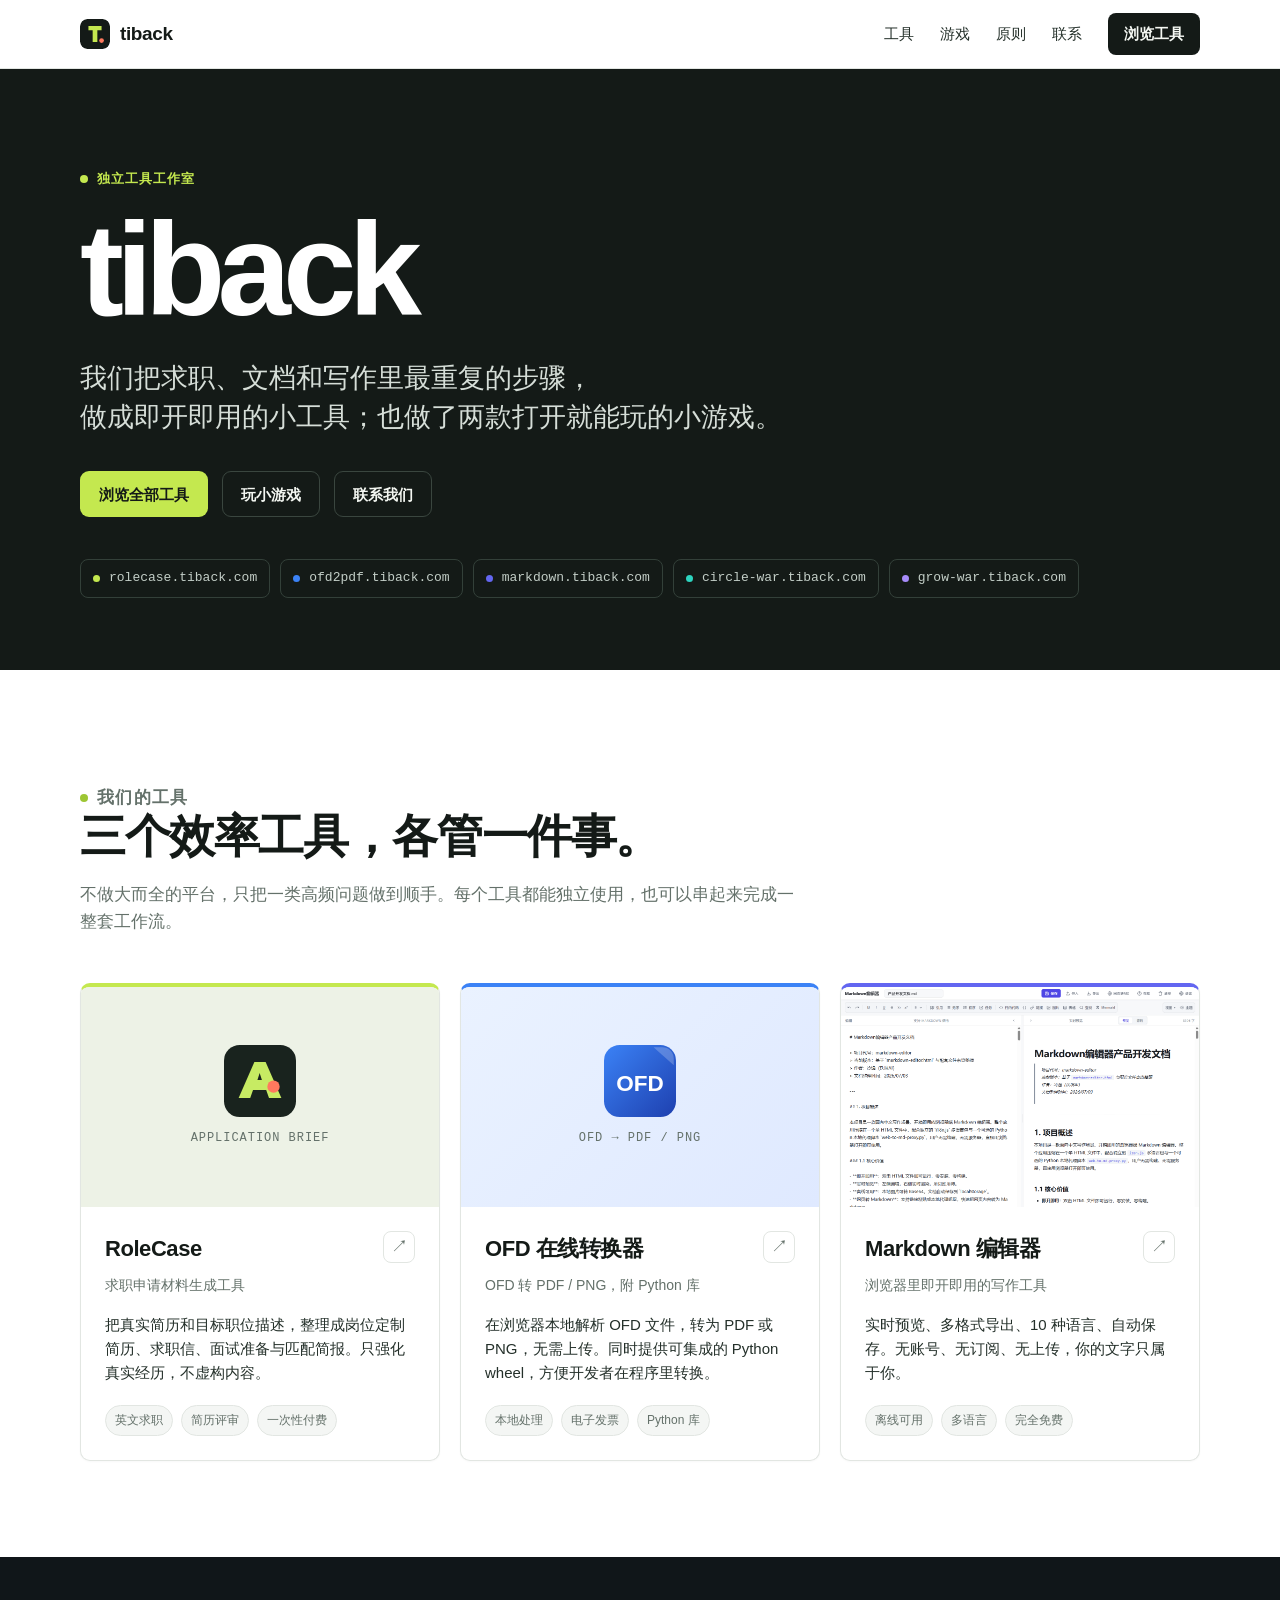
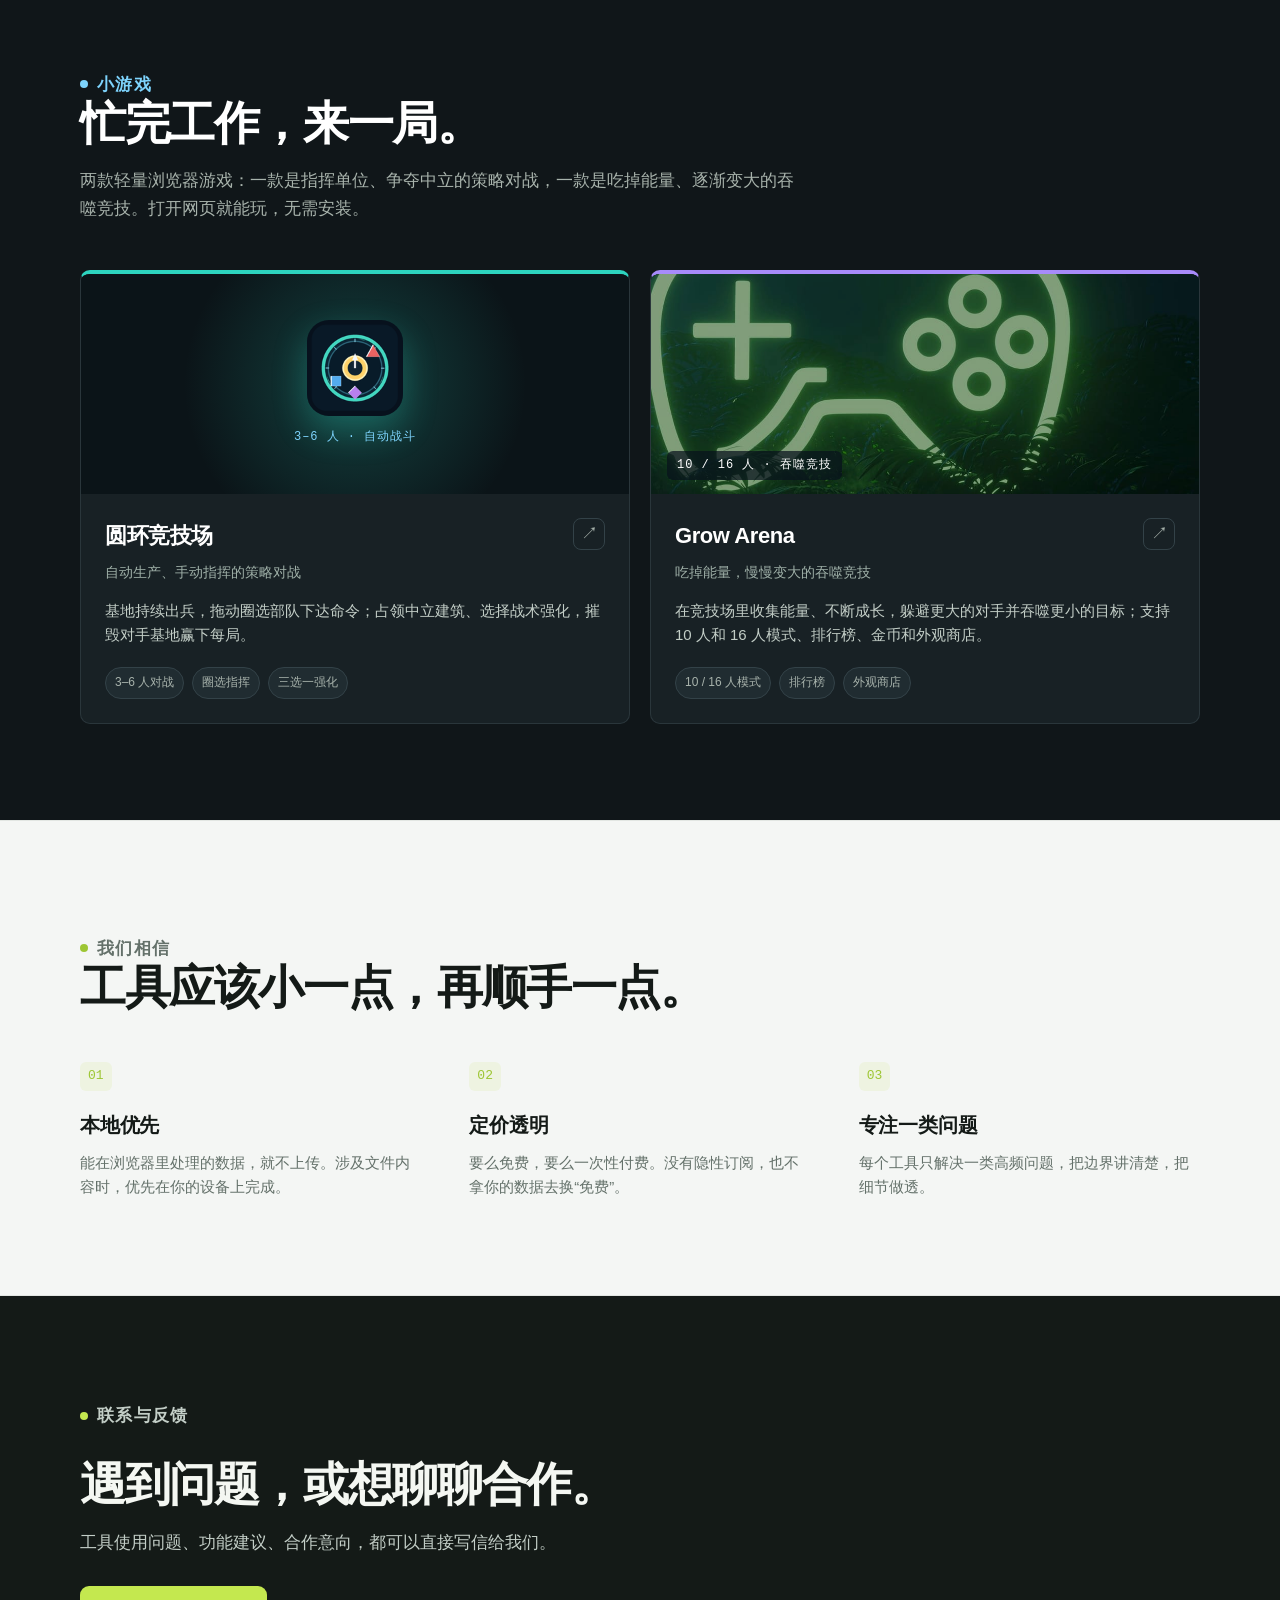
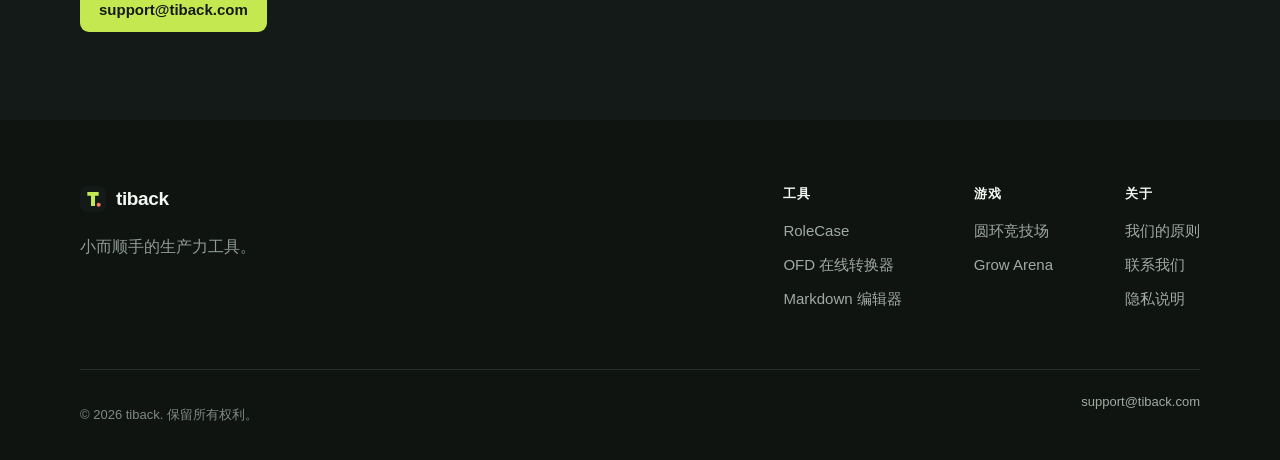
<file: index.html>
<!doctype html>
<html lang="zh-CN">
  <head>
    <!-- Google Tag Manager -->
    <script>(function(w,d,s,l,i){w[l]=w[l]||[];w[l].push({'gtm.start':
new Date().getTime(),event:'gtm.js'});var f=d.getElementsByTagName(s)[0],
j=d.createElement(s),dl=l!='dataLayer'?'&l='+l:'';j.async=true;j.src=
'https://www.googletagmanager.com/gtm.js?id='+i+dl;f.parentNode.insertBefore(j,f);
})(window,document,'script','dataLayer','GTM-K5V3KSXB');</script>
    <!-- End Google Tag Manager -->
    <meta charset="utf-8" />
    <meta name="viewport" content="width=device-width, initial-scale=1" />
    <meta name="referrer" content="no-referrer-when-downgrade" />
    <meta
      name="description"
      content="tiback 是一个独立工具工作室，运营 RoleCase、OFD 在线转换器、Markdown 编辑器，以及圆环竞技场和 Grow Arena 两款浏览器小游戏。"
    />
    <meta name="robots" content="index, follow" />
    <meta name="theme-color" content="#141a17" />
    <link rel="canonical" href="https://tiback.com/" />

    <meta property="og:type" content="website" />
    <meta property="og:site_name" content="tiback" />
    <meta property="og:title" content="tiback — 独立工具工作室" />
    <meta
      property="og:description"
      content="我们把求职、文档和写作里最重复的步骤做成即开即用的小工具，也做了两款打开就能玩的浏览器游戏。本地优先，定价简单。"
    />
    <meta property="og:url" content="https://tiback.com/" />
    <meta property="og:locale" content="zh_CN" />
    <meta name="twitter:card" content="summary" />
    <meta name="twitter:title" content="tiback — 独立工具工作室" />
    <meta
      name="twitter:description"
      content="运营 RoleCase、OFD 在线转换器、Markdown 编辑器，以及圆环竞技场和 Grow Arena 两款小游戏。"
    />

    <link rel="icon" type="image/svg+xml" href="favicon.svg" />
    <link rel="stylesheet" href="styles.css" />
    <link rel="alternate" type="text/markdown" href="llms.txt" title="LLM-readable site summary" />
    <title>tiback — 独立工具工作室</title>

    <script type="application/ld+json">
{
  "@context": "https://schema.org",
  "@graph": [
    {
      "@type": "Organization",
      "@id": "https://tiback.com/#organization",
      "name": "tiback",
      "alternateName": "TiBack",
      "url": "https://tiback.com/",
      "description": "tiback 是一个独立工具工作室，运营 RoleCase、OFD 在线转换器和 Markdown 编辑器，把高频但琐碎的工作做成即开即用的小工具。",
      "slogan": "小而顺手的生产力工具。",
      "email": "support@tiback.com",
      "contactPoint": {
        "@type": "ContactPoint",
        "contactType": "customer support",
        "email": "support@tiback.com",
        "availableLanguage": ["zh-CN", "en"]
      },
      "logo": {
        "@type": "ImageObject",
        "@id": "https://tiback.com/#logo",
        "url": "https://tiback.com/favicon.svg",
        "contentUrl": "https://tiback.com/favicon.svg",
        "caption": "tiback"
      },
      "image": { "@id": "https://tiback.com/#logo" },
      "knowsAbout": [
        "证据优先的求职申请材料",
        "OFD 转 PDF / PNG",
        "浏览器本地文档处理",
        "Markdown 写作与导出",
        "AI Agent 工作流"
      ],
      "hasOfferCatalog": {
        "@type": "OfferCatalog",
        "name": "tiback 工具合集",
        "itemListElement": [
          {
            "@type": "Offer",
            "itemOffered": { "@id": "https://rolecase.tiback.com/#software" }
          },
          {
            "@type": "Offer",
            "itemOffered": { "@id": "https://ofd2pdf.tiback.com/#software" }
          },
          {
            "@type": "Offer",
            "itemOffered": { "@id": "https://markdown.tiback.com/#software" }
          },
          {
            "@type": "Offer",
            "itemOffered": { "@id": "https://circle-war.tiback.com/#software" }
          },
          {
            "@type": "Offer",
            "itemOffered": { "@id": "https://grow-war.tiback.com/#software" }
          }
        ]
      }
    },
    {
      "@type": "WebSite",
      "@id": "https://tiback.com/#website",
      "url": "https://tiback.com/",
      "name": "tiback",
      "alternateName": "tiback 官方工具站",
      "description": "tiback 官方网站，聚合 RoleCase、OFD 在线转换器、Markdown 编辑器三个效率工具，以及圆环竞技场和 Grow Arena 两款浏览器小游戏。",
      "inLanguage": "zh-CN",
      "publisher": { "@id": "https://tiback.com/#organization" },
      "copyrightHolder": { "@id": "https://tiback.com/#organization" },
      "copyrightYear": 2026,
      "isFamilyFriendly": true,
      "mainEntity": { "@id": "https://tiback.com/#tools" }
    },
    {
      "@type": "WebPage",
      "@id": "https://tiback.com/#webpage",
      "url": "https://tiback.com/",
      "name": "tiback — 独立工具工作室",
      "description": "tiback 运营 RoleCase、OFD 在线转换器、Markdown 编辑器、圆环竞技场和 Grow Arena，提供求职材料、OFD 文档转换、Markdown 写作和浏览器游戏。",
      "isPartOf": { "@id": "https://tiback.com/#website" },
      "about": { "@id": "https://tiback.com/#organization" },
      "mainEntity": { "@id": "https://tiback.com/#tools" },
      "inLanguage": "zh-CN",
      "datePublished": "2026-09-09",
      "dateModified": "2026-09-12"
    },
    {
      "@type": "ItemList",
      "@id": "https://tiback.com/#tools",
      "name": "tiback 工具合集",
      "description": "tiback 目前运营的五个产品：RoleCase、OFD 在线转换器、Markdown 编辑器、圆环竞技场和 Grow Arena。",
      "numberOfItems": 5,
      "itemListOrder": "https://schema.org/ItemListOrderAscending",
      "itemListElement": [
        {
          "@type": "ListItem",
          "position": 1,
          "name": "RoleCase",
          "url": "https://rolecase.tiback.com/",
          "item": { "@id": "https://rolecase.tiback.com/#software" }
        },
        {
          "@type": "ListItem",
          "position": 2,
          "name": "OFD 在线转换器",
          "url": "https://ofd2pdf.tiback.com/",
          "item": { "@id": "https://ofd2pdf.tiback.com/#software" }
        },
        {
          "@type": "ListItem",
          "position": 3,
          "name": "Markdown 编辑器",
          "url": "https://markdown.tiback.com/",
          "item": { "@id": "https://markdown.tiback.com/#software" }
        },
        {
          "@type": "ListItem",
          "position": 4,
          "name": "圆环竞技场",
          "url": "https://circle-war.tiback.com/",
          "item": { "@id": "https://circle-war.tiback.com/#software" }
        },
        {
          "@type": "ListItem",
          "position": 5,
          "name": "Grow Arena",
          "url": "https://grow-war.tiback.com/",
          "item": { "@id": "https://grow-war.tiback.com/#software" }
        }
      ]
    },
    {
      "@type": "SoftwareApplication",
      "@id": "https://rolecase.tiback.com/#software",
      "name": "RoleCase",
      "alternateName": ["RoleCase 求职申请材料生成工具", "RoleCase application pack builder"],
      "url": "https://rolecase.tiback.com/",
      "mainEntityOfPage": "https://rolecase.tiback.com/",
      "description": "面向英语求职市场的证据优先申请材料工具：输入真实简历和目标职位描述，生成岗位定制简历、求职信、面试准备和匹配简报。只整理和强化真实经历，不虚构技能、项目、雇主或成果。",
      "applicationCategory": "BusinessApplication",
      "applicationSubCategory": "Resume review and job application preparation",
      "operatingSystem": "Any",
      "browserRequirements": "现代浏览器（Chrome、Edge、Firefox、Safari）",
      "inLanguage": ["en", "zh-CN"],
      "isAccessibleForFree": true,
      "offers": [
        {
          "@type": "Offer",
          "name": "Simple Resume Review",
          "description": "免费、确定性检查、不调用模型的简历评审。",
          "price": "0",
          "priceCurrency": "USD",
          "url": "https://rolecase.tiback.com/resume-review.html",
          "availability": "https://schema.org/InStock"
        },
        {
          "@type": "Offer",
          "name": "High-quality Resume Review",
          "description": "一次性付费的 AI 简历评审，提供更深入的证据、清晰度和改进建议。",
          "price": "2.99",
          "priceCurrency": "USD",
          "url": "https://rolecase.tiback.com/resume-review.html",
          "availability": "https://schema.org/InStock"
        },
        {
          "@type": "Offer",
          "name": "Application Pack",
          "description": "一次性付费的岗位定制申请材料包，包含定制简历、求职信、匹配报告和面试准备。",
          "price": "4.99",
          "priceCurrency": "USD",
          "url": "https://rolecase.tiback.com/#builder",
          "availability": "https://schema.org/InStock"
        }
      ],
      "featureList": [
        "Evidence-first resume review",
        "Role-specific tailored resume",
        "Role-specific cover letter",
        "Interview preparation with story prompts",
        "Match, evidence, and gap analysis",
        "PDF and DOCX export",
        "One-time pricing, no subscription"
      ],
      "audience": {
        "@type": "Audience",
        "audienceType": "面向英语求职市场的求职者、转职者、应届生和职场人士"
      },
      "keywords": "resume review, role-specific resume, cover letter, interview prep, application pack, ATS resume, job application, 英文简历, 求职信, 面试准备",
      "publisher": { "@id": "https://tiback.com/#organization" },
      "isPartOf": { "@id": "https://tiback.com/#website" },
      "image": "https://tiback.com/assets/rolecase.svg",
      "softwareHelp": "https://rolecase.tiback.com/",
      "potentialAction": {
        "@type": "UseAction",
        "name": "Build a role-specific application pack",
        "target": {
          "@type": "EntryPoint",
          "urlTemplate": "https://rolecase.tiback.com/#builder",
          "actionPlatform": [
            "http://schema.org/DesktopWebPlatform",
            "http://schema.org/MobileWebPlatform"
          ]
        }
      },
      "datePublished": "2026-08-11",
      "dateModified": "2026-09-09"
    },
    {
      "@type": "SoftwareApplication",
      "@id": "https://ofd2pdf.tiback.com/#software",
      "name": "OFD 在线转换器",
      "alternateName": ["OFD to PDF / PNG Converter", "ofd2pdf"],
      "url": "https://ofd2pdf.tiback.com/",
      "mainEntityOfPage": "https://ofd2pdf.tiback.com/",
      "description": "免费的 OFD 转 PDF / PNG 在线工具：在浏览器本地解析和转换 OFD 文件，无需上传，支持电子发票等常见版式文档；同时提供可下载的 Python wheel，开发者可在自己的程序中批量转换 OFD。",
      "applicationCategory": "UtilitiesApplication",
      "applicationSubCategory": "OFD document conversion and parsing",
      "operatingSystem": "Any",
      "browserRequirements": "支持 WebAssembly 和 Pyodide 的现代浏览器",
      "inLanguage": "zh-CN",
      "isAccessibleForFree": true,
      "offers": {
        "@type": "Offer",
        "name": "免费在线转换",
        "description": "OFD 转 PDF / PNG 在线工具，浏览器本地处理，无需注册。",
        "price": "0",
        "priceCurrency": "CNY",
        "url": "https://ofd2pdf.tiback.com/",
        "availability": "https://schema.org/InStock"
      },
      "featureList": [
        "OFD 转 PDF",
        "OFD 转 PNG",
        "浏览器本地转换，无需上传",
        "损坏 OFD 预修复",
        "电子发票等 OFD 文件",
        "Python wheel 下载与集成",
        "无需注册"
      ],
      "audience": [
        {
          "@type": "Audience",
          "audienceType": "处理电子发票、电子证照和 OFD 版式文档的个人用户"
        },
        {
          "@type": "Audience",
          "audienceType": "需要在程序中集成 OFD 转换的开发者"
        }
      ],
      "keywords": "OFD转换, OFD转PDF, OFD转PNG, OFD在线转换, OFD Python库, OFD wheel, 电子发票转换, 版式文档",
      "publisher": { "@id": "https://tiback.com/#organization" },
      "isPartOf": { "@id": "https://tiback.com/#website" },
      "image": "https://tiback.com/assets/ofd.svg",
      "softwareHelp": "https://ofd2pdf.tiback.com/usage.html",
      "potentialAction": {
        "@type": "UseAction",
        "name": "Convert an OFD file to PDF or PNG",
        "target": {
          "@type": "EntryPoint",
          "urlTemplate": "https://ofd2pdf.tiback.com/",
          "actionPlatform": [
            "http://schema.org/DesktopWebPlatform",
            "http://schema.org/MobileWebPlatform"
          ]
        }
      },
      "datePublished": "2026-08-24",
      "dateModified": "2026-09-04"
    },
    {
      "@type": "SoftwareApplication",
      "@id": "https://markdown.tiback.com/#software",
      "name": "Markdown 编辑器",
      "alternateName": ["Markdown Editor", "lengyi-markdown-editor"],
      "url": "https://markdown.tiback.com/",
      "mainEntityOfPage": "https://markdown.tiback.com/",
      "description": "浏览器里即开即用的 Markdown 写作工具：实时预览、本地自动保存、多格式导出、10 种语言、浅色/深色主题、Mermaid 图表和 KaTeX 公式；无账号、无订阅、内容不上传。",
      "applicationCategory": "MultimediaApplication",
      "applicationSubCategory": "Markdown writing and export",
      "operatingSystem": "Any",
      "browserRequirements": "现代浏览器（Chrome、Edge、Firefox、Safari）",
      "inLanguage": ["zh-CN", "zh-TW", "en", "ja", "ko", "es", "fr", "de", "ru", "pt"],
      "isAccessibleForFree": true,
      "offers": {
        "@type": "Offer",
        "name": "免费使用",
        "description": "浏览器本地 Markdown 编辑器，免费、无需注册。",
        "price": "0",
        "priceCurrency": "CNY",
        "url": "https://markdown.tiback.com/",
        "availability": "https://schema.org/InStock"
      },
      "featureList": [
        "实时预览",
        "本地自动保存，内容不上传",
        "拖拽导入 Markdown / 文本文件",
        "导出 Markdown、HTML、Word、PDF、PNG",
        "10 种界面语言",
        "深色 / 浅色主题",
        "Mermaid 图表与 KaTeX 数学公式",
        "无账号、无订阅、断网可用"
      ],
      "audience": [
        {
          "@type": "Audience",
          "audienceType": "写作者、开发者、学生和内容创作者"
        },
        {
          "@type": "Audience",
          "audienceType": "使用 AI Agent、编写 AGENTS.md / SKILL.md 的用户"
        }
      ],
      "keywords": "Markdown编辑器, Markdown在线编辑, Markdown写作, Markdown导出, Mermaid, KaTeX, 本地保存, 免费Markdown",
      "publisher": { "@id": "https://tiback.com/#organization" },
      "isPartOf": { "@id": "https://tiback.com/#website" },
      "image": "https://tiback.com/assets/markdown.svg",
      "screenshot": "https://tiback.com/assets/markdown-editor.png",
      "softwareHelp": "https://markdown.tiback.com/support.html",
      "license": "https://opensource.org/licenses/MIT",
      "potentialAction": {
        "@type": "UseAction",
        "name": "Open the Markdown editor",
        "target": {
          "@type": "EntryPoint",
          "urlTemplate": "https://markdown.tiback.com/",
          "actionPlatform": [
            "http://schema.org/DesktopWebPlatform",
            "http://schema.org/MobileWebPlatform"
          ]
        }
      },
      "datePublished": "2026-08-31",
      "dateModified": "2026-09-04"
    },
    {
      "@type": "VideoGame",
      "@id": "https://circle-war.tiback.com/#software",
      "name": "圆环竞技场",
      "alternateName": ["Circle Arena", "Circle War"],
      "url": "https://circle-war.tiback.com/",
      "mainEntityOfPage": "https://circle-war.tiback.com/",
      "description": "一款自动生产、手动指挥的轻量策略对战小游戏。基地持续出兵，拖动圈选部队下达命令，占领中立建筑，选择三选一强化，摧毁对手基地赢下每局。支持 3–6 人对战。",
      "applicationCategory": "GameApplication",
      "applicationSubCategory": "Strategy battle game",
      "operatingSystem": "Any",
      "browserRequirements": "现代浏览器（Chrome、Edge、Firefox、Safari）",
      "inLanguage": "zh-CN",
      "isAccessibleForFree": true,
      "offers": {
        "@type": "Offer",
        "name": "免费游玩",
        "description": "浏览器打开即可游玩的策略对战小游戏。",
        "price": "0",
        "priceCurrency": "CNY",
        "url": "https://circle-war.tiback.com/",
        "availability": "https://schema.org/InStock"
      },
      "featureList": [
        "3–6 人对战",
        "基地自动生产兵种",
        "拖动圈选部队指挥",
        "占领中立建筑",
        "三选一战术强化",
        "指挥官技能与单位合成",
        "排行榜与金币系统"
      ],
      "audience": {
        "@type": "Audience",
        "audienceType": "喜欢策略对战、自动战斗和轻量网页游戏的玩家"
      },
      "keywords": "圆环竞技场, Circle Arena, Circle War, 策略对战, 自动战斗, 圈选指挥, 中立建筑, 三选一强化, 网页小游戏",
      "publisher": { "@id": "https://tiback.com/#organization" },
      "isPartOf": { "@id": "https://tiback.com/#website" },
      "image": "https://tiback.com/assets/circle-arena.png",
      "softwareHelp": "https://circle-war.tiback.com/how-to-play.html",
      "potentialAction": {
        "@type": "UseAction",
        "name": "Play Circle Arena",
        "target": {
          "@type": "EntryPoint",
          "urlTemplate": "https://circle-war.tiback.com/",
          "actionPlatform": [
            "http://schema.org/DesktopWebPlatform",
            "http://schema.org/MobileWebPlatform"
          ]
        }
      },
      "datePublished": "2026-09-14",
      "dateModified": "2026-09-20"
    },
    {
      "@type": "VideoGame",
      "@id": "https://grow-war.tiback.com/#software",
      "name": "Grow Arena",
      "alternateName": ["Grow War", "成长竞技场"],
      "url": "https://grow-war.tiback.com/",
      "mainEntityOfPage": "https://grow-war.tiback.com/",
      "description": "一款轻量吞噬竞技游戏：在竞技场里收集能量、不断变大，躲避更大的对手并吞噬更小的目标。支持 10 人和 16 人模式、排行榜、金币和外观商店。战斗模拟在浏览器本地完成，账号、金币和排行由 Cloudflare Worker 提供。",
      "applicationCategory": "GameApplication",
      "applicationSubCategory": "Arena survival game",
      "operatingSystem": "Any",
      "browserRequirements": "现代浏览器（Chrome、Edge、Firefox、Safari）",
      "inLanguage": "zh-CN",
      "isAccessibleForFree": true,
      "offers": {
        "@type": "Offer",
        "name": "免费游玩",
        "description": "浏览器打开即可游玩的吞噬竞技游戏。",
        "price": "0",
        "priceCurrency": "CNY",
        "url": "https://grow-war.tiback.com/",
        "availability": "https://schema.org/InStock"
      },
      "featureList": [
        "10 人模式",
        "16 人模式",
        "吞噬能量不断成长",
        "排行榜",
        "金币与每日任务",
        "外观与背景商店",
        "浏览器本地战斗模拟",
        "匿名会话"
      ],
      "audience": {
        "@type": "Audience",
        "audienceType": "喜欢轻量多人竞技、成长玩法和浏览器游戏的玩家"
      },
      "keywords": "Grow Arena, Grow War, 吞噬竞技, 成长游戏, 网页小游戏, 排行榜, 多人对战, 浏览器游戏",
      "publisher": { "@id": "https://tiback.com/#organization" },
      "isPartOf": { "@id": "https://tiback.com/#website" },
      "image": "https://tiback.com/assets/grow-arena.jpg",
      "screenshot": "https://tiback.com/assets/grow-arena.jpg",
      "softwareHelp": "https://grow-war.tiback.com/",
      "potentialAction": {
        "@type": "UseAction",
        "name": "Play Grow Arena",
        "target": {
          "@type": "EntryPoint",
          "urlTemplate": "https://grow-war.tiback.com/",
          "actionPlatform": [
            "http://schema.org/DesktopWebPlatform",
            "http://schema.org/MobileWebPlatform"
          ]
        }
      },
      "datePublished": "2026-09-18",
      "dateModified": "2026-09-20"
    },
    {
      "@type": "FAQPage",
      "@id": "https://tiback.com/#faq",
      "mainEntity": [
        {
          "@type": "Question",
          "name": "tiback 是什么？",
          "acceptedAnswer": {
            "@type": "Answer",
            "text": "tiback 是一个独立工具工作室，专门把求职、文档和写作里高频但琐碎的步骤做成即开即用的小工具，也做轻量的浏览器游戏。目前运营 RoleCase、OFD 在线转换器、Markdown 编辑器、圆环竞技场和 Grow Arena 五个产品。"
          }
        },
        {
          "@type": "Question",
          "name": "tiback 目前提供哪些工具？",
          "acceptedAnswer": {
            "@type": "Answer",
            "text": "tiback 目前提供五个产品：RoleCase 用于生成证据优先的英文求职申请材料；OFD 在线转换器用于把 OFD 转成 PDF 或 PNG，并提供 Python wheel；Markdown 编辑器用于在浏览器里本地写作、预览和导出 Markdown；圆环竞技场是一款自动生产、圈选指挥的策略对战小游戏；Grow Arena 是一款吞噬成长的多人竞技小游戏。"
          }
        },
        {
          "@type": "Question",
          "name": "tiback 有哪些游戏？",
          "acceptedAnswer": {
            "@type": "Answer",
            "text": "tiback 目前有两款浏览器游戏：圆环竞技场支持 3–6 人对战，基地自动生产兵种，玩家圈选部队指挥并争夺中立建筑；Grow Arena 支持 10 人和 16 人模式，玩家收集能量、不断变大并吞噬更小的目标。两款游戏都免费，打开网页即可游玩。"
          }
        },
        {
          "@type": "Question",
          "name": "RoleCase 会虚构简历内容吗？",
          "acceptedAnswer": {
            "@type": "Answer",
            "text": "不会。RoleCase 只整理和强化用户提供的真实经历，不会虚构技能、项目、雇主、职位、时间线或成果。系统会把无法从简历中证实的部分标记为缺口或需要补充的信息。"
          }
        },
        {
          "@type": "Question",
          "name": "OFD 在线转换器需要上传文件吗？收费吗？",
          "acceptedAnswer": {
            "@type": "Answer",
            "text": "不需要上传。OFD 在线转换器在浏览器本地解析和转换文件，文件不会发送到服务器。在线工具免费使用，无需注册；开发者的 Python wheel 也可以从下载页获取。"
          }
        },
        {
          "@type": "Question",
          "name": "Markdown 编辑器的内容保存在哪里？需要账号吗？",
          "acceptedAnswer": {
            "@type": "Answer",
            "text": "Markdown 编辑器不需要账号，也不需要订阅。内容自动保存在浏览器本地存储中，不会上传到服务器；刷新或重新打开页面后可以自动恢复，断网也能继续写作。"
          }
        },
        {
          "@type": "Question",
          "name": "tiback 的工具怎么收费？",
          "acceptedAnswer": {
            "@type": "Answer",
            "text": "OFD 在线转换器、Markdown 编辑器、圆环竞技场和 Grow Arena 都是免费的。RoleCase 提供免费的基础简历检查，以及一次性付费的高质量简历评审和岗位定制申请材料包，没有订阅费用。"
          }
        },
        {
          "@type": "Question",
          "name": "这些工具支持手机使用吗？",
          "acceptedAnswer": {
            "@type": "Answer",
            "text": "五个产品都是 Web 应用，可以在手机、平板和桌面浏览器的现代版本中打开。涉及大量文本输入或复杂文档预览时，桌面浏览器体验更好；两款游戏也支持在手机浏览器中游玩。"
          }
        },
        {
          "@type": "Question",
          "name": "如何开始使用 tiback 的工具？",
          "acceptedAnswer": {
            "@type": "Answer",
            "text": "打开 tiback.com，选择需要的产品即可开始使用。求职材料选择 RoleCase；OFD 转 PDF / PNG 选择 OFD 在线转换器；Markdown 写作选择 Markdown 编辑器；策略对战选择圆环竞技场；吞噬竞技选择 Grow Arena。所有产品都可以直接在浏览器中运行。"
          }
        }
      ]
    },
    {
      "@type": "HowTo",
      "@id": "https://tiback.com/#howto-rolecase",
      "name": "如何用 RoleCase 生成岗位定制求职材料",
      "description": "用真实简历和目标职位描述，生成岗位定制申请材料，不虚构经历。",
      "totalTime": "PT10M",
      "tool": [
        {
          "@type": "HowToTool",
          "name": "RoleCase",
          "url": "https://rolecase.tiback.com/"
        }
      ],
      "step": [
        {
          "@type": "HowToStep",
          "position": 1,
          "name": "打开 RoleCase",
          "text": "访问 rolecase.tiback.com，进入申请材料生成页面。",
          "url": "https://rolecase.tiback.com/"
        },
        {
          "@type": "HowToStep",
          "position": 2,
          "name": "粘贴真实简历和目标职位描述",
          "text": "把完整简历和目标岗位的职位描述粘贴到对应输入框；可以补充公司、地点、招聘联系人等背景信息。"
        },
        {
          "@type": "HowToStep",
          "position": 3,
          "name": "分析岗位匹配度",
          "text": "系统会从真实经历中提取与目标岗位相关的证据，标记匹配项、缺口和需要确认的信息。"
        },
        {
          "@type": "HowToStep",
          "position": 4,
          "name": "生成并导出申请材料",
          "text": "按需选择简历评审或申请材料包，生成岗位定制简历、求职信、匹配报告和面试准备内容。"
        }
      ]
    },
    {
      "@type": "HowTo",
      "@id": "https://tiback.com/#howto-ofd",
      "name": "如何用 OFD 在线转换器把 OFD 转成 PDF 或 PNG",
      "description": "在浏览器本地把 OFD 文件转换为 PDF 或逐页 PNG，无需上传。",
      "totalTime": "PT2M",
      "tool": [
        {
          "@type": "HowToTool",
          "name": "OFD 在线转换器",
          "url": "https://ofd2pdf.tiback.com/"
        }
      ],
      "step": [
        {
          "@type": "HowToStep",
          "position": 1,
          "name": "打开转换器",
          "text": "访问 ofd2pdf.tiback.com，等待浏览器加载本地转换环境。",
          "url": "https://ofd2pdf.tiback.com/"
        },
        {
          "@type": "HowToStep",
          "position": 2,
          "name": "选择 OFD 文件",
          "text": "选择或拖入需要转换的 .ofd 文件；文件会在浏览器本地解析，不会上传。"
        },
        {
          "@type": "HowToStep",
          "position": 3,
          "name": "转换并下载",
          "text": "转换完成后下载 PDF，或将多页文档逐页保存为 PNG。"
        }
      ]
    },
    {
      "@type": "HowTo",
      "@id": "https://tiback.com/#howto-markdown",
      "name": "如何用 Markdown 编辑器写作和导出",
      "description": "在浏览器里打开即写，自动保存到本地，并导出为 Markdown、HTML、Word、PDF 或图片。",
      "totalTime": "PT1M",
      "tool": [
        {
          "@type": "HowToTool",
          "name": "Markdown 编辑器",
          "url": "https://markdown.tiback.com/"
        }
      ],
      "step": [
        {
          "@type": "HowToStep",
          "position": 1,
          "name": "打开编辑器",
          "text": "访问 markdown.tiback.com，无需注册即可开始写作。",
          "url": "https://markdown.tiback.com/"
        },
        {
          "@type": "HowToStep",
          "position": 2,
          "name": "输入或导入内容",
          "text": "直接输入 Markdown 文本，或拖拽导入 .md / .markdown / .txt 文件。"
        },
        {
          "@type": "HowToStep",
          "position": 3,
          "name": "预览并导出",
          "text": "在右侧实时预览排版，然后导出 Markdown、HTML、Word、PDF 或 PNG 长图。"
        }
      ]
    },
    {
      "@type": "HowTo",
      "@id": "https://tiback.com/#howto-circle-war",
      "name": "如何开始玩圆环竞技场",
      "description": "打开网页即可开始一局自动生产、圈选指挥的策略对战。",
      "totalTime": "PT5M",
      "tool": [
        {
          "@type": "HowToTool",
          "name": "圆环竞技场",
          "url": "https://circle-war.tiback.com/"
        }
      ],
      "step": [
        {
          "@type": "HowToStep",
          "position": 1,
          "name": "打开游戏",
          "text": "访问 circle-war.tiback.com，在浏览器中直接开始游戏。",
          "url": "https://circle-war.tiback.com/"
        },
        {
          "@type": "HowToStep",
          "position": 2,
          "name": "选择初始兵种和指挥官技能",
          "text": "确定本局的生产单位和指挥官技能，基地会按生产队列持续出兵。"
        },
        {
          "@type": "HowToStep",
          "position": 3,
          "name": "圈选部队并下达命令",
          "text": "拖动圈选多个单位，点击目标移动或集中攻击，同时争夺中立建筑。"
        },
        {
          "@type": "HowToStep",
          "position": 4,
          "name": "选择强化并摧毁对手基地",
          "text": "每轮战斗后从强化选项中选择一项，逐步扩大优势并赢下对局。"
        }
      ]
    },
    {
      "@type": "HowTo",
      "@id": "https://tiback.com/#howto-grow-war",
      "name": "如何开始玩 Grow Arena",
      "description": "打开浏览器，进入吞噬竞技场，收集能量、成长并挑战排行榜。",
      "totalTime": "PT5M",
      "tool": [
        {
          "@type": "HowToTool",
          "name": "Grow Arena",
          "url": "https://grow-war.tiback.com/"
        }
      ],
      "step": [
        {
          "@type": "HowToStep",
          "position": 1,
          "name": "打开游戏",
          "text": "访问 grow-war.tiback.com，浏览器会自动创建一个匿名会话。",
          "url": "https://grow-war.tiback.com/"
        },
        {
          "@type": "HowToStep",
          "position": 2,
          "name": "选择模式",
          "text": "选择 10 人或 16 人模式，开始一局吞噬竞技。"
        },
        {
          "@type": "HowToStep",
          "position": 3,
          "name": "收集能量并成长",
          "text": "在竞技场里收集能量、吞噬更小的目标，同时躲避更大的对手。"
        },
        {
          "@type": "HowToStep",
          "position": 4,
          "name": "结算并查看排行榜",
          "text": "对局结束后获得金币，用于购买外观和背景，也可以查看排行榜和个人记录。"
        }
      ]
    }
  ]
}
    </script>
  </head>
  <body>
    <!-- Google Tag Manager (noscript) -->
    <noscript><iframe src="https://www.googletagmanager.com/ns.html?id=GTM-K5V3KSXB"
height="0" width="0" style="display:none;visibility:hidden"></iframe></noscript>
    <!-- End Google Tag Manager (noscript) -->
    <a class="skip-link" href="#main">跳到主要内容</a>

    <header class="site-header">
      <div class="container header-inner">
        <a class="brand" href="index.html" aria-label="tiback 首页">
          <img src="favicon.svg" alt="" width="30" height="30" />
          <span>tiback</span>
        </a>

        <button
          class="nav-toggle"
          type="button"
          aria-expanded="false"
          aria-controls="site-nav"
          aria-label="打开菜单"
        >
          <span></span>
          <span></span>
          <span></span>
        </button>

        <nav class="site-nav" id="site-nav" aria-label="主导航">
          <a href="#tools">工具</a>
          <a href="#games">游戏</a>
          <a href="#principles">原则</a>
          <a href="#contact">联系</a>
          <a class="nav-cta" href="#tools">浏览工具</a>
        </nav>
      </div>
    </header>

    <main id="main">
      <section class="hero">
        <div class="container hero-inner">
          <p class="eyebrow"><span></span> 独立工具工作室</p>
          <h1>tiback</h1>
          <p class="hero-lede">
            我们把求职、文档和写作里最重复的步骤，<br />
            做成即开即用的小工具；也做了两款打开就能玩的小游戏。
          </p>
          <div class="hero-actions">
            <a class="button button-primary" href="#tools">浏览全部工具</a>
            <a class="button button-ghost" href="#games">玩小游戏</a>
            <a class="button button-ghost" href="mailto:support@tiback.com">联系我们</a>
          </div>

          <div class="hero-tools" aria-label="当前运营的工具">
            <a href="https://rolecase.tiback.com/" target="_blank" rel="noopener">
              <span class="dot dot-lime"></span>rolecase.tiback.com
            </a>
            <a href="https://ofd2pdf.tiback.com/" target="_blank" rel="noopener">
              <span class="dot dot-blue"></span>ofd2pdf.tiback.com
            </a>
            <a href="https://markdown.tiback.com/" target="_blank" rel="noopener">
              <span class="dot dot-indigo"></span>markdown.tiback.com
            </a>
            <a href="https://circle-war.tiback.com/" target="_blank" rel="noopener">
              <span class="dot dot-teal"></span>circle-war.tiback.com
            </a>
            <a href="https://grow-war.tiback.com/" target="_blank" rel="noopener">
              <span class="dot dot-violet"></span>grow-war.tiback.com
            </a>
          </div>
        </div>
      </section>

      <section class="tools" id="tools">
        <div class="container">
          <div class="section-heading">
            <p class="eyebrow"><span></span> 我们的工具</p>
            <h2>三个效率工具，各管一件事。</h2>
            <p>
              不做大而全的平台，只把一类高频问题做到顺手。每个工具都能独立使用，也可以串起来完成一整套工作流。
            </p>
          </div>

          <div class="tools-grid">
            <article class="tool-card tool-card-rolecase">
              <figure class="tool-media tool-media-rolecase">
                <img src="assets/rolecase.svg" alt="" width="72" height="72" />
                <figcaption>APPLICATION BRIEF</figcaption>
              </figure>
              <div class="tool-body">
                <div class="tool-title-row">
                  <h3>RoleCase</h3>
                  <a class="tool-open" href="https://rolecase.tiback.com/" target="_blank" rel="noopener" aria-label="打开 RoleCase">↗</a>
                </div>
                <p class="tool-tagline">求职申请材料生成工具</p>
                <p class="tool-desc">
                  把真实简历和目标职位描述，整理成岗位定制简历、求职信、面试准备与匹配简报。只强化真实经历，不虚构内容。
                </p>
                <ul class="tool-tags" aria-label="RoleCase 特点">
                  <li>英文求职</li>
                  <li>简历评审</li>
                  <li>一次性付费</li>
                </ul>
              </div>
            </article>

            <article class="tool-card tool-card-ofd">
              <figure class="tool-media tool-media-ofd">
                <img src="assets/ofd.svg" alt="" width="72" height="72" />
                <figcaption>OFD → PDF / PNG</figcaption>
              </figure>
              <div class="tool-body">
                <div class="tool-title-row">
                  <h3>OFD 在线转换器</h3>
                  <a class="tool-open" href="https://ofd2pdf.tiback.com/" target="_blank" rel="noopener" aria-label="打开 OFD 在线转换器">↗</a>
                </div>
                <p class="tool-tagline">OFD 转 PDF / PNG，附 Python 库</p>
                <p class="tool-desc">
                  在浏览器本地解析 OFD 文件，转为 PDF 或 PNG，无需上传。同时提供可集成的 Python wheel，方便开发者在程序里转换。
                </p>
                <ul class="tool-tags" aria-label="OFD 在线转换器特点">
                  <li>本地处理</li>
                  <li>电子发票</li>
                  <li>Python 库</li>
                </ul>
              </div>
            </article>

            <article class="tool-card tool-card-markdown">
              <figure class="tool-media tool-media-markdown">
                <img src="assets/markdown-editor.png" alt="Markdown 编辑器界面截图" loading="lazy" />
              </figure>
              <div class="tool-body">
                <div class="tool-title-row">
                  <h3>Markdown 编辑器</h3>
                  <a class="tool-open" href="https://markdown.tiback.com/" target="_blank" rel="noopener" aria-label="打开 Markdown 编辑器">↗</a>
                </div>
                <p class="tool-tagline">浏览器里即开即用的写作工具</p>
                <p class="tool-desc">
                  实时预览、多格式导出、10 种语言、自动保存。无账号、无订阅、无上传，你的文字只属于你。
                </p>
                <ul class="tool-tags" aria-label="Markdown 编辑器特点">
                  <li>离线可用</li>
                  <li>多语言</li>
                  <li>完全免费</li>
                </ul>
              </div>
            </article>
          </div>
        </div>
      </section>

      <section class="games" id="games">
        <div class="container">
          <div class="section-heading">
            <p class="eyebrow"><span></span> 小游戏</p>
            <h2>忙完工作，来一局。</h2>
            <p>
              两款轻量浏览器游戏：一款是指挥单位、争夺中立的策略对战，一款是吃掉能量、逐渐变大的吞噬竞技。打开网页就能玩，无需安装。
            </p>
          </div>

          <div class="games-grid">
            <article class="game-card game-card-circlewar">
              <figure class="tool-media tool-media-circlewar">
                <img src="assets/circle-arena.png" alt="" width="96" height="96" />
                <figcaption>3–6 人 · 自动战斗</figcaption>
              </figure>
              <div class="tool-body">
                <div class="tool-title-row">
                  <h3>圆环竞技场</h3>
                  <a class="tool-open" href="https://circle-war.tiback.com/" target="_blank" rel="noopener" aria-label="打开圆环竞技场">↗</a>
                </div>
                <p class="tool-tagline">自动生产、手动指挥的策略对战</p>
                <p class="tool-desc">
                  基地持续出兵，拖动圈选部队下达命令；占领中立建筑、选择战术强化，摧毁对手基地赢下每局。
                </p>
                <ul class="tool-tags" aria-label="圆环竞技场特点">
                  <li>3–6 人对战</li>
                  <li>圈选指挥</li>
                  <li>三选一强化</li>
                </ul>
              </div>
            </article>

            <article class="game-card game-card-growwar">
              <figure class="tool-media tool-media-growwar">
                <img src="assets/grow-arena.jpg" alt="Grow Arena 游戏画面" loading="lazy" />
                <figcaption>10 / 16 人 · 吞噬竞技</figcaption>
              </figure>
              <div class="tool-body">
                <div class="tool-title-row">
                  <h3>Grow Arena</h3>
                  <a class="tool-open" href="https://grow-war.tiback.com/" target="_blank" rel="noopener" aria-label="打开 Grow Arena">↗</a>
                </div>
                <p class="tool-tagline">吃掉能量，慢慢变大的吞噬竞技</p>
                <p class="tool-desc">
                  在竞技场里收集能量、不断成长，躲避更大的对手并吞噬更小的目标；支持 10 人和 16 人模式、排行榜、金币和外观商店。
                </p>
                <ul class="tool-tags" aria-label="Grow Arena 特点">
                  <li>10 / 16 人模式</li>
                  <li>排行榜</li>
                  <li>外观商店</li>
                </ul>
              </div>
            </article>
          </div>
        </div>
      </section>

      <section class="principles" id="principles">
        <div class="container">
          <div class="section-heading">
            <p class="eyebrow"><span></span> 我们相信</p>
            <h2>工具应该小一点，再顺手一点。</h2>
          </div>

          <div class="principles-grid">
            <div>
              <span class="principle-index">01</span>
              <h3>本地优先</h3>
              <p>能在浏览器里处理的数据，就不上传。涉及文件内容时，优先在你的设备上完成。</p>
            </div>
            <div>
              <span class="principle-index">02</span>
              <h3>定价透明</h3>
              <p>要么免费，要么一次性付费。没有隐性订阅，也不拿你的数据去换“免费”。</p>
            </div>
            <div>
              <span class="principle-index">03</span>
              <h3>专注一类问题</h3>
              <p>每个工具只解决一类高频问题，把边界讲清楚，把细节做透。</p>
            </div>
          </div>
        </div>
      </section>

      <section class="contact" id="contact">
        <div class="container contact-inner">
          <p class="eyebrow eyebrow-dark"><span></span> 联系与反馈</p>
          <h2>遇到问题，或想聊聊合作。</h2>
          <p>
            工具使用问题、功能建议、合作意向，都可以直接写信给我们。
          </p>
          <a class="button button-primary" href="mailto:support@tiback.com">support@tiback.com</a>
        </div>
      </section>
    </main>

    <footer class="site-footer">
      <div class="container footer-inner">
        <div class="footer-brand">
          <a class="brand" href="index.html">
            <img src="favicon.svg" alt="" width="26" height="26" />
            <span>tiback</span>
          </a>
          <p>小而顺手的生产力工具。</p>
        </div>

        <div class="footer-links">
          <div>
            <h3>工具</h3>
            <a href="https://rolecase.tiback.com/" target="_blank" rel="noopener">RoleCase</a>
            <a href="https://ofd2pdf.tiback.com/" target="_blank" rel="noopener">OFD 在线转换器</a>
            <a href="https://markdown.tiback.com/" target="_blank" rel="noopener">Markdown 编辑器</a>
          </div>
          <div>
            <h3>游戏</h3>
            <a href="https://circle-war.tiback.com/" target="_blank" rel="noopener">圆环竞技场</a>
            <a href="https://grow-war.tiback.com/" target="_blank" rel="noopener">Grow Arena</a>
          </div>
          <div>
            <h3>关于</h3>
            <a href="#principles">我们的原则</a>
            <a href="#contact">联系我们</a>
            <a href="/privacy.html">隐私说明</a>
          </div>
        </div>
      </div>
      <div class="container footer-bottom">
        <p>© 2026 tiback. 保留所有权利。</p>
        <a href="mailto:support@tiback.com">support@tiback.com</a>
      </div>
    </footer>

    <script src="main.js"></script>
  </body>
</html>
</file>
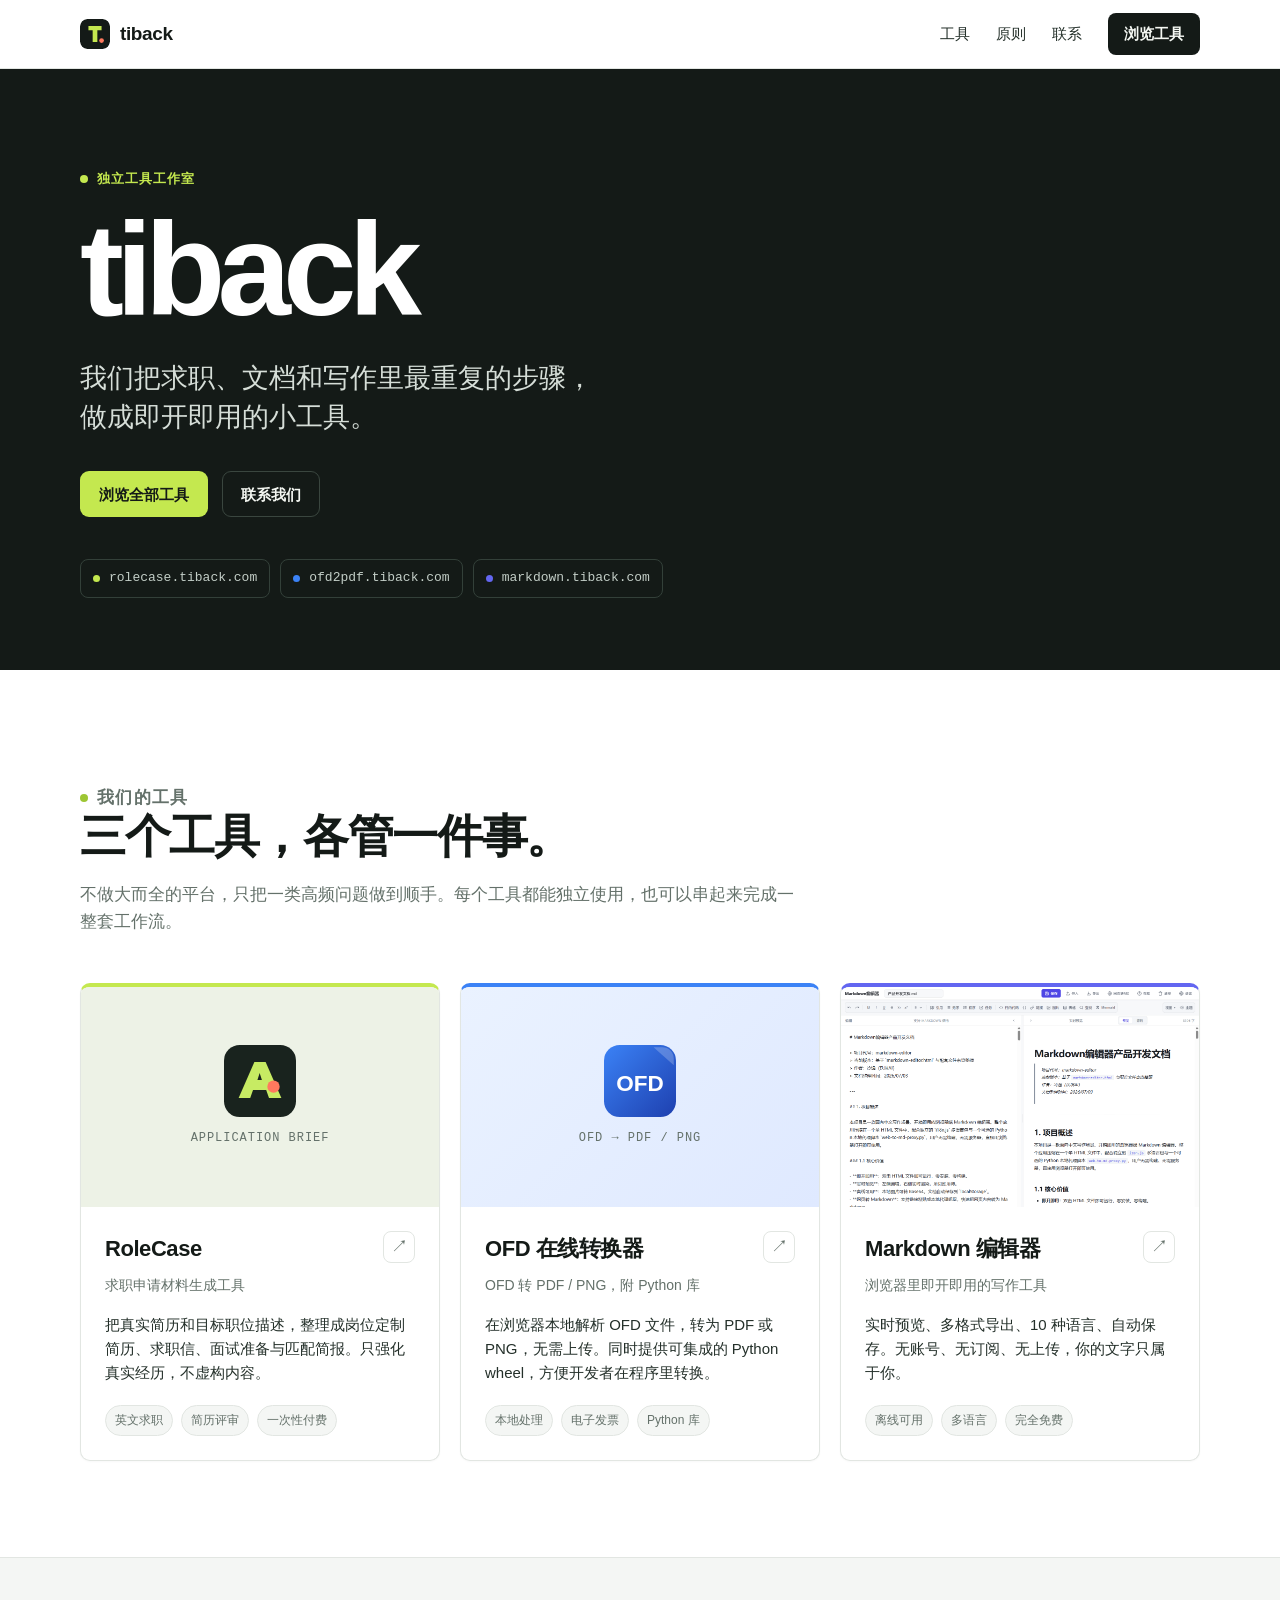
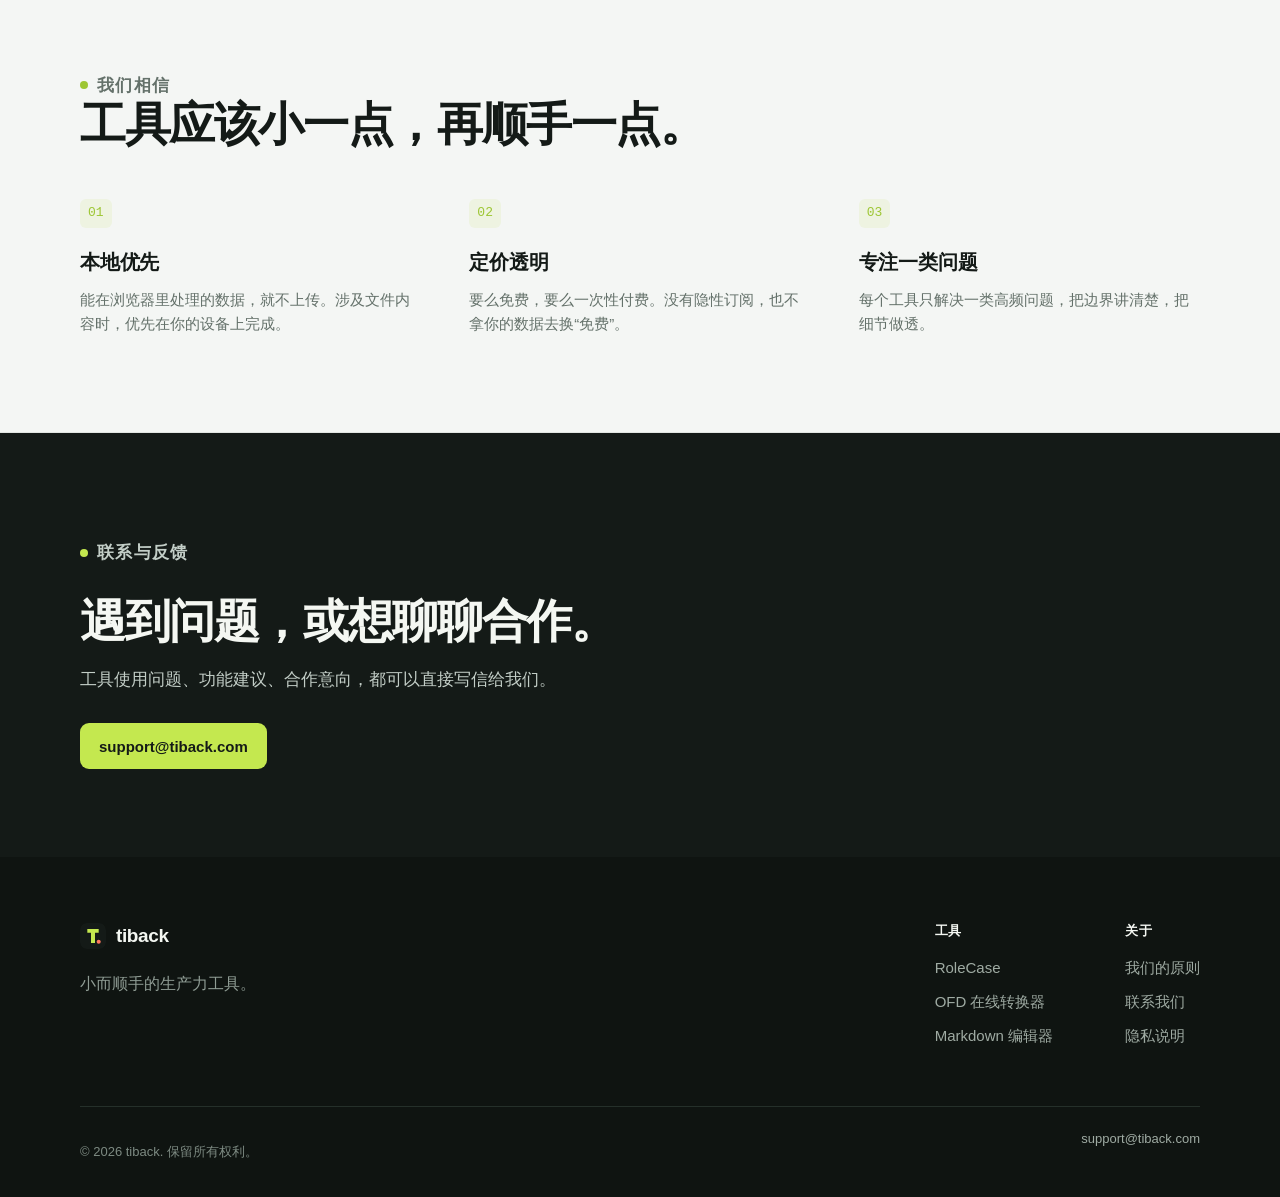
<file: public/index.html>
<!doctype html>
<html lang="zh-CN">
  <head>
    <meta charset="utf-8" />
    <meta name="viewport" content="width=device-width, initial-scale=1" />
    <meta name="referrer" content="no-referrer-when-downgrade" />
    <meta
      name="description"
      content="tiback 是一个独立工具工作室，运营 RoleCase、OFD 在线转换器和 Markdown 编辑器，把高频但琐碎的工作做成即开即用的小工具。"
    />
    <meta name="robots" content="index, follow" />
    <meta name="theme-color" content="#141a17" />
    <link rel="canonical" href="https://tiback.com/" />

    <meta property="og:type" content="website" />
    <meta property="og:site_name" content="tiback" />
    <meta property="og:title" content="tiback — 独立工具工作室" />
    <meta
      property="og:description"
      content="我们把求职、文档和写作里最重复的步骤，做成即开即用的小工具。本地优先，定价简单。"
    />
    <meta property="og:url" content="https://tiback.com/" />
    <meta property="og:locale" content="zh_CN" />
    <meta name="twitter:card" content="summary" />
    <meta name="twitter:title" content="tiback — 独立工具工作室" />
    <meta
      name="twitter:description"
      content="运营 RoleCase、OFD 在线转换器和 Markdown 编辑器三个即开即用的小工具。"
    />

    <link rel="icon" type="image/svg+xml" href="favicon.svg" />
    <link rel="stylesheet" href="styles.css" />
    <title>tiback — 独立工具工作室</title>

    <script type="application/ld+json">
      {
        "@context": "https://schema.org",
        "@type": "Organization",
        "name": "tiback",
        "url": "https://tiback.com/",
        "email": "support@tiback.com",
        "description": "独立工具工作室，运营 RoleCase、OFD 在线转换器和 Markdown 编辑器。"
      }
    </script>
  </head>
  <body>
    <a class="skip-link" href="#main">跳到主要内容</a>

    <header class="site-header">
      <div class="container header-inner">
        <a class="brand" href="/" aria-label="tiback 首页">
          <img src="favicon.svg" alt="" width="30" height="30" />
          <span>tiback</span>
        </a>

        <button
          class="nav-toggle"
          type="button"
          aria-expanded="false"
          aria-controls="site-nav"
          aria-label="打开菜单"
        >
          <span></span>
          <span></span>
          <span></span>
        </button>

        <nav class="site-nav" id="site-nav" aria-label="主导航">
          <a href="#tools">工具</a>
          <a href="#principles">原则</a>
          <a href="#contact">联系</a>
          <a class="nav-cta" href="#tools">浏览工具</a>
        </nav>
      </div>
    </header>

    <main id="main">
      <section class="hero">
        <div class="container hero-inner">
          <p class="eyebrow"><span></span> 独立工具工作室</p>
          <h1>tiback</h1>
          <p class="hero-lede">
            我们把求职、文档和写作里最重复的步骤，<br />
            做成即开即用的小工具。
          </p>
          <div class="hero-actions">
            <a class="button button-primary" href="#tools">浏览全部工具</a>
            <a class="button button-ghost" href="mailto:support@tiback.com">联系我们</a>
          </div>

          <div class="hero-tools" aria-label="当前运营的工具">
            <a href="https://rolecase.tiback.com/" target="_blank" rel="noopener">
              <span class="dot dot-lime"></span>rolecase.tiback.com
            </a>
            <a href="https://ofd2pdf.tiback.com/" target="_blank" rel="noopener">
              <span class="dot dot-blue"></span>ofd2pdf.tiback.com
            </a>
            <a href="https://markdown.tiback.com/" target="_blank" rel="noopener">
              <span class="dot dot-indigo"></span>markdown.tiback.com
            </a>
          </div>
        </div>
      </section>

      <section class="tools" id="tools">
        <div class="container">
          <div class="section-heading">
            <p class="eyebrow"><span></span> 我们的工具</p>
            <h2>三个工具，各管一件事。</h2>
            <p>
              不做大而全的平台，只把一类高频问题做到顺手。每个工具都能独立使用，也可以串起来完成一整套工作流。
            </p>
          </div>

          <div class="tools-grid">
            <article class="tool-card tool-card-rolecase">
              <figure class="tool-media tool-media-rolecase">
                <img src="assets/rolecase.svg" alt="" width="72" height="72" />
                <figcaption>APPLICATION BRIEF</figcaption>
              </figure>
              <div class="tool-body">
                <div class="tool-title-row">
                  <h3>RoleCase</h3>
                  <a class="tool-open" href="https://rolecase.tiback.com/" target="_blank" rel="noopener" aria-label="打开 RoleCase">↗</a>
                </div>
                <p class="tool-tagline">求职申请材料生成工具</p>
                <p class="tool-desc">
                  把真实简历和目标职位描述，整理成岗位定制简历、求职信、面试准备与匹配简报。只强化真实经历，不虚构内容。
                </p>
                <ul class="tool-tags" aria-label="RoleCase 特点">
                  <li>英文求职</li>
                  <li>简历评审</li>
                  <li>一次性付费</li>
                </ul>
              </div>
            </article>

            <article class="tool-card tool-card-ofd">
              <figure class="tool-media tool-media-ofd">
                <img src="assets/ofd.svg" alt="" width="72" height="72" />
                <figcaption>OFD → PDF / PNG</figcaption>
              </figure>
              <div class="tool-body">
                <div class="tool-title-row">
                  <h3>OFD 在线转换器</h3>
                  <a class="tool-open" href="https://ofd2pdf.tiback.com/" target="_blank" rel="noopener" aria-label="打开 OFD 在线转换器">↗</a>
                </div>
                <p class="tool-tagline">OFD 转 PDF / PNG，附 Python 库</p>
                <p class="tool-desc">
                  在浏览器本地解析 OFD 文件，转为 PDF 或 PNG，无需上传。同时提供可集成的 Python wheel，方便开发者在程序里转换。
                </p>
                <ul class="tool-tags" aria-label="OFD 在线转换器特点">
                  <li>本地处理</li>
                  <li>电子发票</li>
                  <li>Python 库</li>
                </ul>
              </div>
            </article>

            <article class="tool-card tool-card-markdown">
              <figure class="tool-media tool-media-markdown">
                <img src="assets/markdown-editor.png" alt="Markdown 编辑器界面截图" loading="lazy" />
              </figure>
              <div class="tool-body">
                <div class="tool-title-row">
                  <h3>Markdown 编辑器</h3>
                  <a class="tool-open" href="https://markdown.tiback.com/" target="_blank" rel="noopener" aria-label="打开 Markdown 编辑器">↗</a>
                </div>
                <p class="tool-tagline">浏览器里即开即用的写作工具</p>
                <p class="tool-desc">
                  实时预览、多格式导出、10 种语言、自动保存。无账号、无订阅、无上传，你的文字只属于你。
                </p>
                <ul class="tool-tags" aria-label="Markdown 编辑器特点">
                  <li>离线可用</li>
                  <li>多语言</li>
                  <li>完全免费</li>
                </ul>
              </div>
            </article>
          </div>
        </div>
      </section>

      <section class="principles" id="principles">
        <div class="container">
          <div class="section-heading">
            <p class="eyebrow"><span></span> 我们相信</p>
            <h2>工具应该小一点，再顺手一点。</h2>
          </div>

          <div class="principles-grid">
            <div>
              <span class="principle-index">01</span>
              <h3>本地优先</h3>
              <p>能在浏览器里处理的数据，就不上传。涉及文件内容时，优先在你的设备上完成。</p>
            </div>
            <div>
              <span class="principle-index">02</span>
              <h3>定价透明</h3>
              <p>要么免费，要么一次性付费。没有隐性订阅，也不拿你的数据去换“免费”。</p>
            </div>
            <div>
              <span class="principle-index">03</span>
              <h3>专注一类问题</h3>
              <p>每个工具只解决一类高频问题，把边界讲清楚，把细节做透。</p>
            </div>
          </div>
        </div>
      </section>

      <section class="contact" id="contact">
        <div class="container contact-inner">
          <p class="eyebrow eyebrow-dark"><span></span> 联系与反馈</p>
          <h2>遇到问题，或想聊聊合作。</h2>
          <p>
            工具使用问题、功能建议、合作意向，都可以直接写信给我们。
          </p>
          <a class="button button-primary" href="mailto:support@tiback.com">support@tiback.com</a>
        </div>
      </section>
    </main>

    <footer class="site-footer">
      <div class="container footer-inner">
        <div class="footer-brand">
          <a class="brand" href="/">
            <img src="favicon.svg" alt="" width="26" height="26" />
            <span>tiback</span>
          </a>
          <p>小而顺手的生产力工具。</p>
        </div>

        <div class="footer-links">
          <div>
            <h3>工具</h3>
            <a href="https://rolecase.tiback.com/" target="_blank" rel="noopener">RoleCase</a>
            <a href="https://ofd2pdf.tiback.com/" target="_blank" rel="noopener">OFD 在线转换器</a>
            <a href="https://markdown.tiback.com/" target="_blank" rel="noopener">Markdown 编辑器</a>
          </div>
          <div>
            <h3>关于</h3>
            <a href="#principles">我们的原则</a>
            <a href="#contact">联系我们</a>
            <a href="/privacy">隐私说明</a>
          </div>
        </div>
      </div>
      <div class="container footer-bottom">
        <p>© 2026 tiback. 保留所有权利。</p>
        <a href="mailto:support@tiback.com">support@tiback.com</a>
      </div>
    </footer>

    <script src="main.js"></script>
  </body>
</html>
</file>
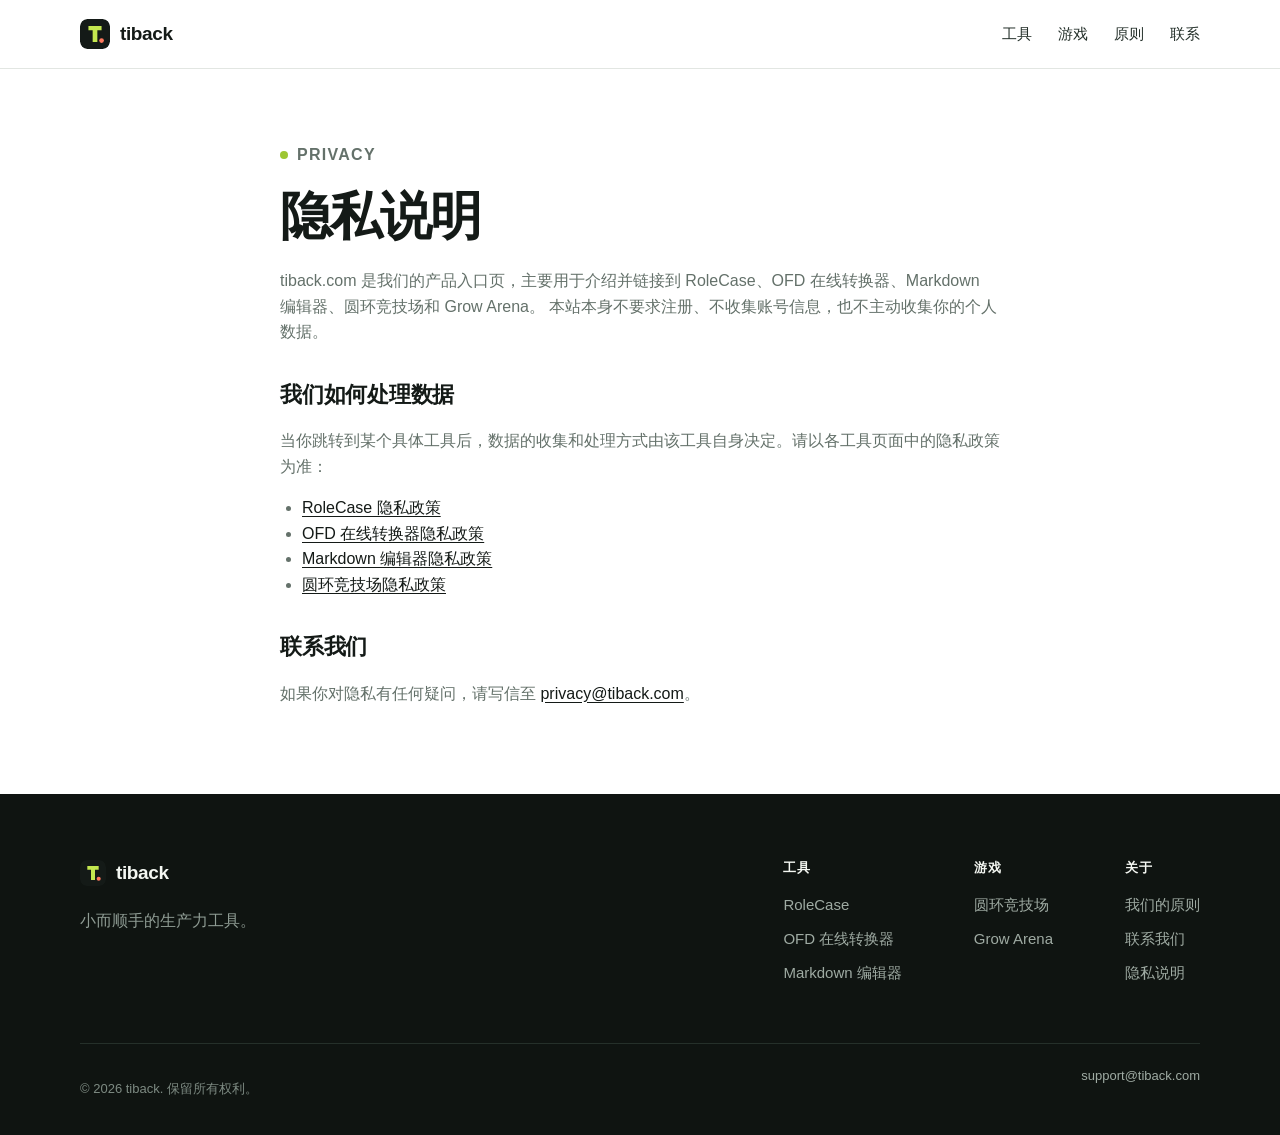
<file: privacy.html>
<!doctype html>
<html lang="zh-CN">
  <head>
    <meta charset="utf-8" />
    <meta name="viewport" content="width=device-width, initial-scale=1" />
    <meta name="referrer" content="no-referrer-when-downgrade" />
    <meta
      name="description"
      content="tiback 隐私说明：tiback.com 仅作为工具入口页，不主动收集个人数据；各工具的隐私政策请以各自页面为准。"
    />
    <meta name="robots" content="index, follow" />
    <meta name="theme-color" content="#141a17" />
    <link rel="canonical" href="https://tiback.com/privacy.html" />
    <link rel="icon" type="image/svg+xml" href="favicon.svg" />
    <link rel="stylesheet" href="styles.css" />
    <title>隐私说明 — tiback</title>
  </head>
  <body>
    <header class="site-header">
      <div class="container header-inner">
        <a class="brand" href="index.html" aria-label="tiback 首页">
          <img src="favicon.svg" alt="" width="30" height="30" />
          <span>tiback</span>
        </a>
        <button
          class="nav-toggle"
          type="button"
          aria-expanded="false"
          aria-controls="site-nav"
          aria-label="打开菜单"
        >
          <span></span>
          <span></span>
          <span></span>
        </button>
        <nav class="site-nav" id="site-nav" aria-label="主导航">
          <a href="index.html#tools">工具</a>
          <a href="index.html#games">游戏</a>
          <a href="index.html#principles">原则</a>
          <a href="index.html#contact">联系</a>
        </nav>
      </div>
    </header>

    <main class="page">
      <div class="container page-inner">
        <p class="eyebrow"><span></span> Privacy</p>
        <h1>隐私说明</h1>
        <p>
          tiback.com 是我们的产品入口页，主要用于介绍并链接到 RoleCase、OFD 在线转换器、Markdown 编辑器、圆环竞技场和 Grow Arena。
          本站本身不要求注册、不收集账号信息，也不主动收集你的个人数据。
        </p>

        <h2>我们如何处理数据</h2>
        <p>
          当你跳转到某个具体工具后，数据的收集和处理方式由该工具自身决定。请以各工具页面中的隐私政策为准：
        </p>
        <ul>
          <li><a href="https://rolecase.tiback.com/privacy.html" target="_blank" rel="noopener">RoleCase 隐私政策</a></li>
          <li><a href="https://ofd2pdf.tiback.com/privacy.html" target="_blank" rel="noopener">OFD 在线转换器隐私政策</a></li>
          <li><a href="https://markdown.tiback.com/privacy.html" target="_blank" rel="noopener">Markdown 编辑器隐私政策</a></li>
          <li><a href="https://circle-war.tiback.com/privacy.html" target="_blank" rel="noopener">圆环竞技场隐私政策</a></li>
        </ul>

        <h2>联系我们</h2>
        <p>
          如果你对隐私有任何疑问，请写信至
          <a href="mailto:privacy@tiback.com">privacy@tiback.com</a>。
        </p>
      </div>
    </main>

    <footer class="site-footer">
      <div class="container footer-inner">
        <div class="footer-brand">
          <a class="brand" href="index.html">
            <img src="favicon.svg" alt="" width="26" height="26" />
            <span>tiback</span>
          </a>
          <p>小而顺手的生产力工具。</p>
        </div>
        <div class="footer-links">
          <div>
            <h3>工具</h3>
            <a href="https://rolecase.tiback.com/" target="_blank" rel="noopener">RoleCase</a>
            <a href="https://ofd2pdf.tiback.com/" target="_blank" rel="noopener">OFD 在线转换器</a>
            <a href="https://markdown.tiback.com/" target="_blank" rel="noopener">Markdown 编辑器</a>
          </div>
          <div>
            <h3>游戏</h3>
            <a href="https://circle-war.tiback.com/" target="_blank" rel="noopener">圆环竞技场</a>
            <a href="https://grow-war.tiback.com/" target="_blank" rel="noopener">Grow Arena</a>
          </div>
          <div>
            <h3>关于</h3>
            <a href="index.html#principles">我们的原则</a>
            <a href="index.html#contact">联系我们</a>
            <a href="privacy.html">隐私说明</a>
          </div>
        </div>
      </div>
      <div class="container footer-bottom">
        <p>© 2026 tiback. 保留所有权利。</p>
        <a href="mailto:support@tiback.com">support@tiback.com</a>
      </div>
    </footer>

    <script src="main.js"></script>
  </body>
</html>
</file>
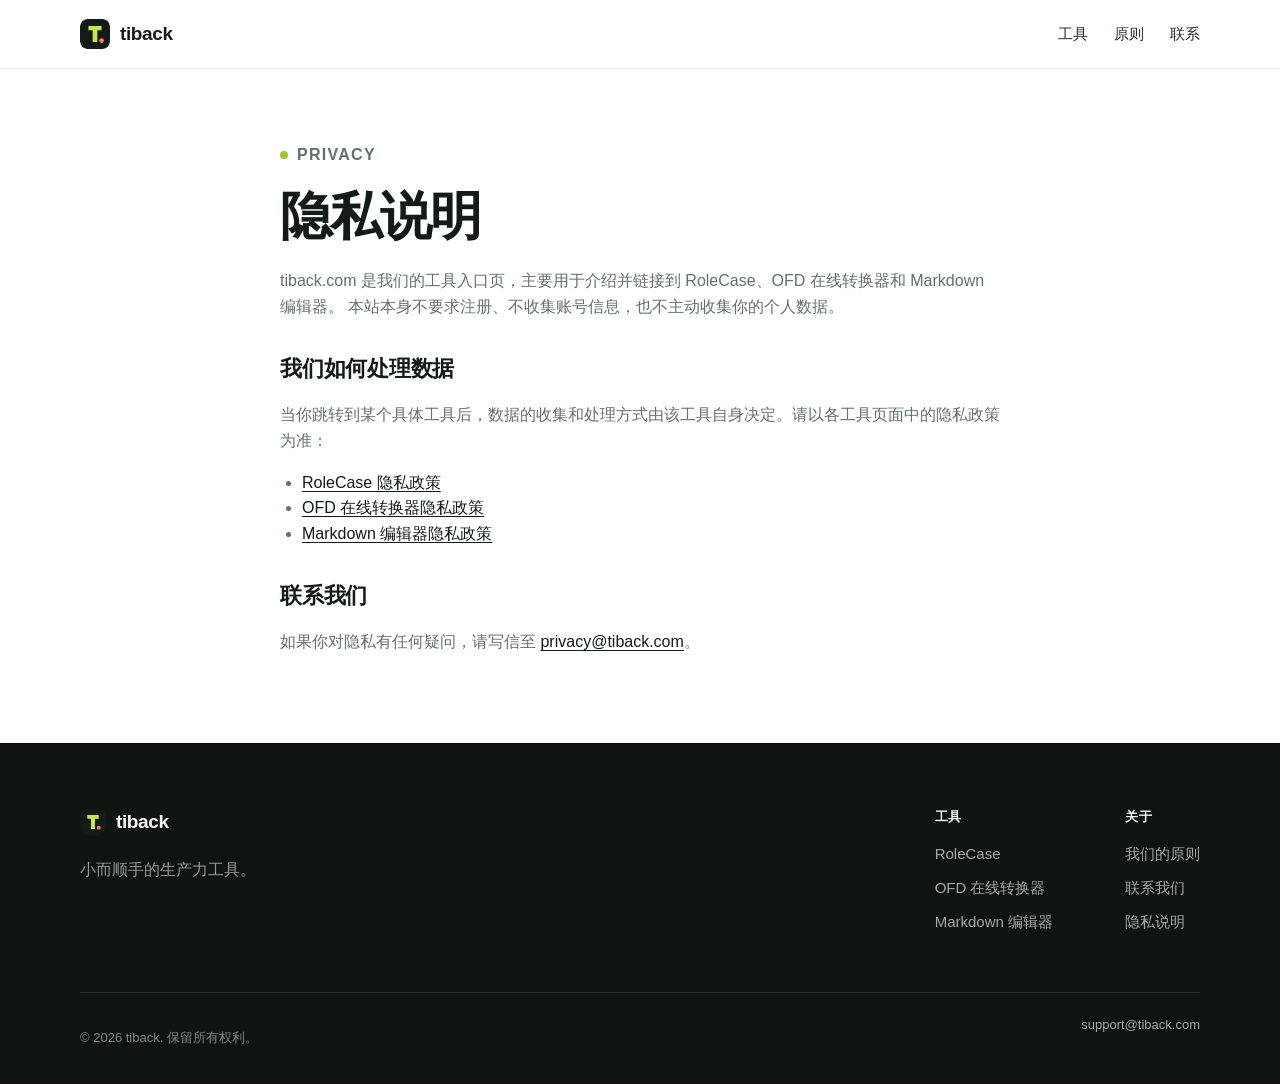
<file: public/privacy.html>
<!doctype html>
<html lang="zh-CN">
  <head>
    <meta charset="utf-8" />
    <meta name="viewport" content="width=device-width, initial-scale=1" />
    <meta name="referrer" content="no-referrer-when-downgrade" />
    <meta
      name="description"
      content="tiback 隐私说明：tiback.com 仅作为工具入口页，不主动收集个人数据；各工具的隐私政策请以各自页面为准。"
    />
    <meta name="robots" content="index, follow" />
    <meta name="theme-color" content="#141a17" />
    <link rel="canonical" href="https://tiback.com/privacy" />
    <link rel="icon" type="image/svg+xml" href="favicon.svg" />
    <link rel="stylesheet" href="styles.css" />
    <title>隐私说明 — tiback</title>
  </head>
  <body>
    <header class="site-header">
      <div class="container header-inner">
        <a class="brand" href="/" aria-label="tiback 首页">
          <img src="favicon.svg" alt="" width="30" height="30" />
          <span>tiback</span>
        </a>
        <button
          class="nav-toggle"
          type="button"
          aria-expanded="false"
          aria-controls="site-nav"
          aria-label="打开菜单"
        >
          <span></span>
          <span></span>
          <span></span>
        </button>
        <nav class="site-nav" id="site-nav" aria-label="主导航">
          <a href="/#tools">工具</a>
          <a href="/#principles">原则</a>
          <a href="/#contact">联系</a>
        </nav>
      </div>
    </header>

    <main class="page">
      <div class="container page-inner">
        <p class="eyebrow"><span></span> Privacy</p>
        <h1>隐私说明</h1>
        <p>
          tiback.com 是我们的工具入口页，主要用于介绍并链接到 RoleCase、OFD 在线转换器和 Markdown 编辑器。
          本站本身不要求注册、不收集账号信息，也不主动收集你的个人数据。
        </p>

        <h2>我们如何处理数据</h2>
        <p>
          当你跳转到某个具体工具后，数据的收集和处理方式由该工具自身决定。请以各工具页面中的隐私政策为准：
        </p>
        <ul>
          <li><a href="https://rolecase.tiback.com/privacy.html" target="_blank" rel="noopener">RoleCase 隐私政策</a></li>
          <li><a href="https://ofd2pdf.tiback.com/privacy.html" target="_blank" rel="noopener">OFD 在线转换器隐私政策</a></li>
          <li><a href="https://markdown.tiback.com/privacy.html" target="_blank" rel="noopener">Markdown 编辑器隐私政策</a></li>
        </ul>

        <h2>联系我们</h2>
        <p>
          如果你对隐私有任何疑问，请写信至
          <a href="mailto:privacy@tiback.com">privacy@tiback.com</a>。
        </p>
      </div>
    </main>

    <footer class="site-footer">
      <div class="container footer-inner">
        <div class="footer-brand">
          <a class="brand" href="/">
            <img src="favicon.svg" alt="" width="26" height="26" />
            <span>tiback</span>
          </a>
          <p>小而顺手的生产力工具。</p>
        </div>
        <div class="footer-links">
          <div>
            <h3>工具</h3>
            <a href="https://rolecase.tiback.com/" target="_blank" rel="noopener">RoleCase</a>
            <a href="https://ofd2pdf.tiback.com/" target="_blank" rel="noopener">OFD 在线转换器</a>
            <a href="https://markdown.tiback.com/" target="_blank" rel="noopener">Markdown 编辑器</a>
          </div>
          <div>
            <h3>关于</h3>
            <a href="/#principles">我们的原则</a>
            <a href="/#contact">联系我们</a>
            <a href="/privacy">隐私说明</a>
          </div>
        </div>
      </div>
      <div class="container footer-bottom">
        <p>© 2026 tiback. 保留所有权利。</p>
        <a href="mailto:support@tiback.com">support@tiback.com</a>
      </div>
    </footer>

    <script src="main.js"></script>
  </body>
</html>
</file>
<file: styles.css>
:root {
  --ink: #141a17;
  --ink-soft: #24302a;
  --paper: #ffffff;
  --canvas: #f4f6f4;
  --line: #e2e6e2;
  --muted: #64716a;
  --muted-dark: #a8b3ac;
  --lime: #c4e84f;
  --lime-deep: #9dc633;
  --coral: #ff795e;
  --blue: #3b82f6;
  --indigo: #6366f1;
  --radius: 10px;
  --shadow: 0 14px 40px rgba(20, 26, 23, 0.08);
  --container: 1120px;
}

* {
  box-sizing: border-box;
}

html {
  scroll-behavior: smooth;
  -webkit-text-size-adjust: 100%;
}

body {
  margin: 0;
  font-family:
    -apple-system, BlinkMacSystemFont, "Segoe UI", Roboto, "Helvetica Neue",
    "PingFang SC", "Hiragino Sans GB", "Microsoft YaHei", sans-serif;
  color: var(--ink);
  background: var(--paper);
  line-height: 1.6;
  letter-spacing: 0;
}

a {
  color: inherit;
  text-decoration: none;
}

img {
  max-width: 100%;
  display: block;
}

.container {
  width: min(100% - 40px, var(--container));
  margin-inline: auto;
}

.skip-link {
  position: absolute;
  left: -9999px;
  top: 0;
  background: var(--lime);
  color: var(--ink);
  padding: 8px 12px;
  border-radius: 0 0 8px 0;
  z-index: 100;
}

.skip-link:focus {
  left: 0;
}

/* Header */
.site-header {
  position: sticky;
  top: 0;
  z-index: 20;
  background: rgba(255, 255, 255, 0.92);
  border-bottom: 1px solid var(--line);
  backdrop-filter: blur(12px);
}

.header-inner {
  min-height: 68px;
  display: flex;
  align-items: center;
  justify-content: space-between;
  gap: 24px;
}

.brand {
  display: inline-flex;
  align-items: center;
  gap: 10px;
  font-weight: 700;
  font-size: 19px;
  letter-spacing: -0.02em;
}

.brand img {
  border-radius: 7px;
}

.site-nav {
  display: flex;
  align-items: center;
  gap: 26px;
  font-size: 15px;
  color: var(--ink-soft);
}

.site-nav a:not(.nav-cta):hover {
  color: var(--ink);
  text-decoration: underline;
  text-underline-offset: 4px;
}

.nav-cta {
  padding: 9px 16px;
  background: var(--ink);
  color: #f4f7f2;
  border-radius: 8px;
  font-weight: 600;
}

.nav-cta:hover {
  background: var(--ink-soft);
}

.nav-toggle {
  display: none;
  width: 42px;
  height: 42px;
  border: 1px solid var(--line);
  border-radius: 8px;
  background: transparent;
  cursor: pointer;
  padding: 0;
}

.nav-toggle span {
  display: block;
  width: 18px;
  height: 2px;
  margin: 4px auto;
  background: var(--ink);
  transition: transform 0.2s ease, opacity 0.2s ease;
}

/* Hero */
.hero {
  background: var(--ink);
  color: #f4f7f2;
  overflow: hidden;
}

.hero-inner {
  padding: 96px 0 72px;
}

.eyebrow {
  display: inline-flex;
  align-items: center;
  gap: 9px;
  margin: 0 0 20px;
  font-size: 13px;
  font-weight: 600;
  letter-spacing: 0.08em;
  text-transform: uppercase;
  color: var(--lime);
}

.eyebrow span {
  width: 8px;
  height: 8px;
  border-radius: 50%;
  background: var(--lime);
}

.hero h1 {
  margin: 0;
  font-size: clamp(64px, 14vw, 132px);
  line-height: 0.92;
  letter-spacing: -0.06em;
  color: #ffffff;
}

.hero-lede {
  margin: 28px 0 0;
  font-size: clamp(19px, 3vw, 27px);
  line-height: 1.45;
  color: #d6ded8;
  font-weight: 400;
}

.hero-actions {
  display: flex;
  flex-wrap: wrap;
  gap: 14px;
  margin-top: 34px;
}

.button {
  display: inline-flex;
  align-items: center;
  justify-content: center;
  min-height: 46px;
  padding: 10px 18px;
  border-radius: 9px;
  font-weight: 600;
  font-size: 15px;
  line-height: 1;
  border: 1px solid transparent;
  cursor: pointer;
}

.button-primary {
  background: var(--lime);
  color: var(--ink);
}

.button-primary:hover {
  background: #d1f163;
}

.button-ghost {
  background: transparent;
  color: #f4f7f2;
  border-color: #3a463f;
}

.button-ghost:hover {
  border-color: #748078;
}

.hero-tools {
  display: flex;
  flex-wrap: wrap;
  gap: 10px;
  margin-top: 42px;
}

.hero-tools a {
  display: inline-flex;
  align-items: center;
  gap: 9px;
  padding: 8px 12px;
  border: 1px solid #334039;
  border-radius: 8px;
  color: #c3cec7;
  font-size: 13px;
  font-family: ui-monospace, SFMono-Regular, "SF Mono", Menlo, Consolas, monospace;
}

.hero-tools a:hover {
  color: #ffffff;
  border-color: #65746b;
}

.dot {
  width: 7px;
  height: 7px;
  border-radius: 50%;
}

.dot-lime {
  background: var(--lime);
}

.dot-blue {
  background: var(--blue);
}

.dot-indigo {
  background: var(--indigo);
}

.dot-teal {
  background: #2dd4bf;
}

.dot-violet {
  background: #a78bfa;
}

/* Section headings */
.section-heading {
  max-width: 720px;
  margin-bottom: 48px;
}

.section-heading .eyebrow {
  color: var(--muted);
}

.section-heading .eyebrow span {
  background: var(--lime-deep);
}

.section-heading h2 {
  margin: 0;
  font-size: clamp(30px, 4.5vw, 46px);
  line-height: 1.12;
  letter-spacing: -0.03em;
}

.section-heading p {
  margin: 18px 0 0;
  font-size: 17px;
  color: var(--muted);
}

/* Tools */
.tools {
  padding: 96px 0;
  background: var(--paper);
}

.tools-grid {
  display: grid;
  grid-template-columns: repeat(3, 1fr);
  gap: 20px;
}

.tool-card {
  border: 1px solid var(--line);
  border-radius: var(--radius);
  background: var(--paper);
  overflow: hidden;
  display: flex;
  flex-direction: column;
  box-shadow: 0 1px 2px rgba(20, 26, 23, 0.03);
}

.tool-card-rolecase {
  border-top: 4px solid var(--lime);
}

.tool-card-ofd {
  border-top: 4px solid var(--blue);
}

.tool-card-markdown {
  border-top: 4px solid var(--indigo);
}

.tool-media {
  margin: 0;
  height: 220px;
  display: flex;
  flex-direction: column;
  align-items: center;
  justify-content: center;
  gap: 12px;
  padding: 20px;
  position: relative;
}

.tool-media-rolecase {
  background: #edf2e6;
}

.tool-media-ofd {
  background: linear-gradient(135deg, #eaf2ff 0%, #dfe9ff 100%);
}

.tool-media-markdown {
  padding: 0;
  background: #eef0ee;
}

.tool-media-markdown img {
  width: 100%;
  height: 100%;
  object-fit: cover;
  object-position: top center;
}

.tool-media figcaption {
  font-family: ui-monospace, SFMono-Regular, "SF Mono", Menlo, Consolas, monospace;
  font-size: 12px;
  letter-spacing: 0.08em;
  color: var(--muted);
}

.tool-body {
  padding: 24px;
  display: flex;
  flex-direction: column;
  flex: 1;
}

.tool-title-row {
  display: flex;
  align-items: flex-start;
  justify-content: space-between;
  gap: 16px;
}

.tool-title-row h3 {
  margin: 0;
  font-size: 22px;
  letter-spacing: -0.02em;
}

.tool-open {
  display: inline-flex;
  align-items: center;
  justify-content: center;
  width: 32px;
  height: 32px;
  flex: none;
  border: 1px solid var(--line);
  border-radius: 8px;
  color: var(--muted);
  font-size: 17px;
}

.tool-open:hover {
  color: var(--ink);
  border-color: #b8c1ba;
}

.tool-tagline {
  margin: 8px 0 0;
  font-size: 14px;
  color: var(--muted);
  font-weight: 500;
}

.tool-desc {
  margin: 16px 0 20px;
  color: var(--ink-soft);
  font-size: 15px;
}

.tool-tags {
  list-style: none;
  margin: auto 0 0;
  padding: 0;
  display: flex;
  flex-wrap: wrap;
  gap: 8px;
}

.tool-tags li {
  font-size: 12px;
  color: var(--muted);
  background: var(--canvas);
  border: 1px solid var(--line);
  border-radius: 999px;
  padding: 5px 9px;
}

/* Games */
.games {
  padding: 96px 0;
  background: #101619;
  color: #f4f7f2;
}

.games .section-heading .eyebrow {
  color: #7dd3fc;
}

.games .section-heading .eyebrow span {
  background: #7dd3fc;
}

.games .section-heading h2 {
  color: #ffffff;
}

.games .section-heading p {
  color: #a8b3ac;
}

.games-grid {
  display: grid;
  grid-template-columns: repeat(2, 1fr);
  gap: 20px;
}

.game-card {
  border: 1px solid #2a363b;
  border-radius: var(--radius);
  background: #182125;
  overflow: hidden;
  display: flex;
  flex-direction: column;
}

.game-card-circlewar {
  border-top: 4px solid #2dd4bf;
}

.game-card-growwar {
  border-top: 4px solid #a78bfa;
}

.game-card .tool-title-row h3 {
  color: #ffffff;
}

.game-card .tool-tagline {
  color: #9fb0a8;
}

.game-card .tool-desc {
  color: #c3cec7;
}

.game-card .tool-tags li {
  background: #202c31;
  border-color: #334248;
  color: #a8b3ac;
}

.game-card .tool-open {
  border-color: #334248;
  color: #a8b3ac;
}

.game-card .tool-open:hover {
  color: #ffffff;
  border-color: #7dd3fc;
}

.tool-media-circlewar {
  background:
    radial-gradient(circle at 50% 50%, rgba(45, 212, 191, 0.24), transparent 58%),
    #0b1418;
}

.tool-media-circlewar img {
  width: 96px;
  height: 96px;
  border-radius: 22px;
  box-shadow: 0 14px 34px rgba(45, 212, 191, 0.28);
}

.tool-media-circlewar figcaption {
  color: #7dd3fc;
}

.tool-media-growwar {
  padding: 0;
  background: #0b1418;
}

.tool-media-growwar img {
  width: 100%;
  height: 100%;
  object-fit: cover;
  object-position: center;
  opacity: 0.86;
}

.tool-media-growwar figcaption {
  position: absolute;
  left: 16px;
  bottom: 14px;
  color: #ffffff;
  background: rgba(7, 17, 28, 0.72);
  padding: 5px 10px;
  border-radius: 6px;
}

/* Principles */
.principles {
  padding: 96px 0;
  background: var(--canvas);
  border-top: 1px solid var(--line);
  border-bottom: 1px solid var(--line);
}

.principles-grid {
  display: grid;
  grid-template-columns: repeat(3, 1fr);
  gap: 48px;
}

.principle-index {
  display: inline-block;
  font-family: ui-monospace, SFMono-Regular, "SF Mono", Menlo, Consolas, monospace;
  font-size: 13px;
  color: var(--lime-deep);
  background: #eef3e1;
  padding: 4px 8px;
  border-radius: 6px;
  margin-bottom: 18px;
}

.principles-grid h3 {
  margin: 0 0 10px;
  font-size: 20px;
  letter-spacing: -0.01em;
}

.principles-grid p {
  margin: 0;
  color: var(--muted);
  font-size: 15px;
}

/* Contact */
.contact {
  background: var(--ink);
  color: #f4f7f2;
}

.contact-inner {
  padding: 88px 0;
}

.eyebrow-dark {
  color: var(--lime);
}

.eyebrow-dark span {
  background: var(--lime);
}

.contact h2 {
  margin: 0;
  font-size: clamp(30px, 5vw, 46px);
  line-height: 1.12;
  letter-spacing: -0.03em;
}

.contact p {
  margin: 18px 0 30px;
  max-width: 560px;
  color: #c3cec7;
  font-size: 17px;
}

/* Footer */
.site-footer {
  background: #0f1411;
  color: #b8c3bb;
}

.footer-inner {
  display: flex;
  justify-content: space-between;
  gap: 48px;
  padding: 64px 0 48px;
}

.footer-brand .brand {
  color: #f4f7f2;
}

.footer-brand p {
  margin: 14px 0 0;
  color: #8f9c94;
}

.footer-links {
  display: flex;
  flex-wrap: wrap;
  gap: 72px;
}

.footer-links h3 {
  margin: 0 0 14px;
  color: #f4f7f2;
  font-size: 13px;
  letter-spacing: 0.06em;
  text-transform: uppercase;
}

.footer-links a {
  display: block;
  margin-bottom: 10px;
  color: #9faba3;
  font-size: 15px;
}

.footer-links a:hover {
  color: #ffffff;
}

.footer-bottom {
  display: flex;
  justify-content: space-between;
  gap: 16px;
  padding: 22px 0;
  border-top: 1px solid #25302a;
  font-size: 13px;
  color: #7d8a82;
}

.footer-bottom a {
  color: #9faba3;
}

.footer-bottom a:hover {
  color: #ffffff;
}

/* Privacy page */
.page {
  padding: 72px 0;
}

.page-inner {
  max-width: 720px;
}

.page .eyebrow {
  color: var(--muted);
}

.page .eyebrow span {
  background: var(--lime-deep);
}

.page h1 {
  margin: 0 0 24px;
  font-size: clamp(34px, 6vw, 52px);
  line-height: 1.08;
  letter-spacing: -0.04em;
}

.page h2 {
  margin: 32px 0 10px;
  font-size: 22px;
  letter-spacing: -0.01em;
}

.page p,
.page li {
  color: var(--muted);
  font-size: 16px;
}

.page ul {
  padding-left: 22px;
}

.page a {
  color: var(--ink);
  text-decoration: underline;
  text-underline-offset: 3px;
}

/* Responsive */
@media (max-width: 860px) {
  .tools-grid,
  .games-grid,
  .principles-grid {
    grid-template-columns: 1fr;
  }

  .principles-grid {
    gap: 32px;
  }

  .footer-inner {
    flex-direction: column;
    gap: 36px;
  }

  .footer-links {
    gap: 40px;
  }
}

@media (max-width: 640px) {
  .nav-toggle {
    display: block;
  }

  .site-nav {
    position: absolute;
    top: 68px;
    left: 20px;
    right: 20px;
    flex-direction: column;
    align-items: stretch;
    gap: 0;
    background: var(--paper);
    border: 1px solid var(--line);
    border-radius: 10px;
    box-shadow: var(--shadow);
    padding: 8px;
    opacity: 0;
    visibility: hidden;
    transform: translateY(-8px);
    transition: opacity 0.2s ease, transform 0.2s ease, visibility 0.2s ease;
  }

  .site-nav.is-open {
    opacity: 1;
    visibility: visible;
    transform: translateY(0);
  }

  .site-nav a {
    padding: 12px 10px;
    border-radius: 8px;
  }

  .site-nav a:hover {
    background: var(--canvas);
  }

  .site-nav .nav-cta {
    text-align: center;
    margin-top: 6px;
  }

  .nav-toggle.is-open span:nth-child(1) {
    transform: translateY(6px) rotate(45deg);
  }

  .nav-toggle.is-open span:nth-child(2) {
    opacity: 0;
  }

  .nav-toggle.is-open span:nth-child(3) {
    transform: translateY(-6px) rotate(-45deg);
  }

  .hero-inner {
    padding: 64px 0 52px;
  }

  .tools,
  .principles {
    padding: 64px 0;
  }

  .contact-inner {
    padding: 64px 0;
  }

  .footer-bottom {
    flex-direction: column;
  }
}
</file>
<file: public/styles.css>
:root {
  --ink: #141a17;
  --ink-soft: #24302a;
  --paper: #ffffff;
  --canvas: #f4f6f4;
  --line: #e2e6e2;
  --muted: #64716a;
  --muted-dark: #a8b3ac;
  --lime: #c4e84f;
  --lime-deep: #9dc633;
  --coral: #ff795e;
  --blue: #3b82f6;
  --indigo: #6366f1;
  --radius: 10px;
  --shadow: 0 14px 40px rgba(20, 26, 23, 0.08);
  --container: 1120px;
}

* {
  box-sizing: border-box;
}

html {
  scroll-behavior: smooth;
  -webkit-text-size-adjust: 100%;
}

body {
  margin: 0;
  font-family:
    -apple-system, BlinkMacSystemFont, "Segoe UI", Roboto, "Helvetica Neue",
    "PingFang SC", "Hiragino Sans GB", "Microsoft YaHei", sans-serif;
  color: var(--ink);
  background: var(--paper);
  line-height: 1.6;
  letter-spacing: 0;
}

a {
  color: inherit;
  text-decoration: none;
}

img {
  max-width: 100%;
  display: block;
}

.container {
  width: min(100% - 40px, var(--container));
  margin-inline: auto;
}

.skip-link {
  position: absolute;
  left: -9999px;
  top: 0;
  background: var(--lime);
  color: var(--ink);
  padding: 8px 12px;
  border-radius: 0 0 8px 0;
  z-index: 100;
}

.skip-link:focus {
  left: 0;
}

/* Header */
.site-header {
  position: sticky;
  top: 0;
  z-index: 20;
  background: rgba(255, 255, 255, 0.92);
  border-bottom: 1px solid var(--line);
  backdrop-filter: blur(12px);
}

.header-inner {
  min-height: 68px;
  display: flex;
  align-items: center;
  justify-content: space-between;
  gap: 24px;
}

.brand {
  display: inline-flex;
  align-items: center;
  gap: 10px;
  font-weight: 700;
  font-size: 19px;
  letter-spacing: -0.02em;
}

.brand img {
  border-radius: 7px;
}

.site-nav {
  display: flex;
  align-items: center;
  gap: 26px;
  font-size: 15px;
  color: var(--ink-soft);
}

.site-nav a:not(.nav-cta):hover {
  color: var(--ink);
  text-decoration: underline;
  text-underline-offset: 4px;
}

.nav-cta {
  padding: 9px 16px;
  background: var(--ink);
  color: #f4f7f2;
  border-radius: 8px;
  font-weight: 600;
}

.nav-cta:hover {
  background: var(--ink-soft);
}

.nav-toggle {
  display: none;
  width: 42px;
  height: 42px;
  border: 1px solid var(--line);
  border-radius: 8px;
  background: transparent;
  cursor: pointer;
  padding: 0;
}

.nav-toggle span {
  display: block;
  width: 18px;
  height: 2px;
  margin: 4px auto;
  background: var(--ink);
  transition: transform 0.2s ease, opacity 0.2s ease;
}

/* Hero */
.hero {
  background: var(--ink);
  color: #f4f7f2;
  overflow: hidden;
}

.hero-inner {
  padding: 96px 0 72px;
}

.eyebrow {
  display: inline-flex;
  align-items: center;
  gap: 9px;
  margin: 0 0 20px;
  font-size: 13px;
  font-weight: 600;
  letter-spacing: 0.08em;
  text-transform: uppercase;
  color: var(--lime);
}

.eyebrow span {
  width: 8px;
  height: 8px;
  border-radius: 50%;
  background: var(--lime);
}

.hero h1 {
  margin: 0;
  font-size: clamp(64px, 14vw, 132px);
  line-height: 0.92;
  letter-spacing: -0.06em;
  color: #ffffff;
}

.hero-lede {
  margin: 28px 0 0;
  font-size: clamp(19px, 3vw, 27px);
  line-height: 1.45;
  color: #d6ded8;
  font-weight: 400;
}

.hero-actions {
  display: flex;
  flex-wrap: wrap;
  gap: 14px;
  margin-top: 34px;
}

.button {
  display: inline-flex;
  align-items: center;
  justify-content: center;
  min-height: 46px;
  padding: 10px 18px;
  border-radius: 9px;
  font-weight: 600;
  font-size: 15px;
  line-height: 1;
  border: 1px solid transparent;
  cursor: pointer;
}

.button-primary {
  background: var(--lime);
  color: var(--ink);
}

.button-primary:hover {
  background: #d1f163;
}

.button-ghost {
  background: transparent;
  color: #f4f7f2;
  border-color: #3a463f;
}

.button-ghost:hover {
  border-color: #748078;
}

.hero-tools {
  display: flex;
  flex-wrap: wrap;
  gap: 10px;
  margin-top: 42px;
}

.hero-tools a {
  display: inline-flex;
  align-items: center;
  gap: 9px;
  padding: 8px 12px;
  border: 1px solid #334039;
  border-radius: 8px;
  color: #c3cec7;
  font-size: 13px;
  font-family: ui-monospace, SFMono-Regular, "SF Mono", Menlo, Consolas, monospace;
}

.hero-tools a:hover {
  color: #ffffff;
  border-color: #65746b;
}

.dot {
  width: 7px;
  height: 7px;
  border-radius: 50%;
}

.dot-lime {
  background: var(--lime);
}

.dot-blue {
  background: var(--blue);
}

.dot-indigo {
  background: var(--indigo);
}

/* Section headings */
.section-heading {
  max-width: 720px;
  margin-bottom: 48px;
}

.section-heading .eyebrow {
  color: var(--muted);
}

.section-heading .eyebrow span {
  background: var(--lime-deep);
}

.section-heading h2 {
  margin: 0;
  font-size: clamp(30px, 4.5vw, 46px);
  line-height: 1.12;
  letter-spacing: -0.03em;
}

.section-heading p {
  margin: 18px 0 0;
  font-size: 17px;
  color: var(--muted);
}

/* Tools */
.tools {
  padding: 96px 0;
  background: var(--paper);
}

.tools-grid {
  display: grid;
  grid-template-columns: repeat(3, 1fr);
  gap: 20px;
}

.tool-card {
  border: 1px solid var(--line);
  border-radius: var(--radius);
  background: var(--paper);
  overflow: hidden;
  display: flex;
  flex-direction: column;
  box-shadow: 0 1px 2px rgba(20, 26, 23, 0.03);
}

.tool-card-rolecase {
  border-top: 4px solid var(--lime);
}

.tool-card-ofd {
  border-top: 4px solid var(--blue);
}

.tool-card-markdown {
  border-top: 4px solid var(--indigo);
}

.tool-media {
  margin: 0;
  height: 220px;
  display: flex;
  flex-direction: column;
  align-items: center;
  justify-content: center;
  gap: 12px;
  padding: 20px;
  position: relative;
}

.tool-media-rolecase {
  background: #edf2e6;
}

.tool-media-ofd {
  background: linear-gradient(135deg, #eaf2ff 0%, #dfe9ff 100%);
}

.tool-media-markdown {
  padding: 0;
  background: #eef0ee;
}

.tool-media-markdown img {
  width: 100%;
  height: 100%;
  object-fit: cover;
  object-position: top center;
}

.tool-media figcaption {
  font-family: ui-monospace, SFMono-Regular, "SF Mono", Menlo, Consolas, monospace;
  font-size: 12px;
  letter-spacing: 0.08em;
  color: var(--muted);
}

.tool-body {
  padding: 24px;
  display: flex;
  flex-direction: column;
  flex: 1;
}

.tool-title-row {
  display: flex;
  align-items: flex-start;
  justify-content: space-between;
  gap: 16px;
}

.tool-title-row h3 {
  margin: 0;
  font-size: 22px;
  letter-spacing: -0.02em;
}

.tool-open {
  display: inline-flex;
  align-items: center;
  justify-content: center;
  width: 32px;
  height: 32px;
  flex: none;
  border: 1px solid var(--line);
  border-radius: 8px;
  color: var(--muted);
  font-size: 17px;
}

.tool-open:hover {
  color: var(--ink);
  border-color: #b8c1ba;
}

.tool-tagline {
  margin: 8px 0 0;
  font-size: 14px;
  color: var(--muted);
  font-weight: 500;
}

.tool-desc {
  margin: 16px 0 20px;
  color: var(--ink-soft);
  font-size: 15px;
}

.tool-tags {
  list-style: none;
  margin: auto 0 0;
  padding: 0;
  display: flex;
  flex-wrap: wrap;
  gap: 8px;
}

.tool-tags li {
  font-size: 12px;
  color: var(--muted);
  background: var(--canvas);
  border: 1px solid var(--line);
  border-radius: 999px;
  padding: 5px 9px;
}

/* Principles */
.principles {
  padding: 96px 0;
  background: var(--canvas);
  border-top: 1px solid var(--line);
  border-bottom: 1px solid var(--line);
}

.principles-grid {
  display: grid;
  grid-template-columns: repeat(3, 1fr);
  gap: 48px;
}

.principle-index {
  display: inline-block;
  font-family: ui-monospace, SFMono-Regular, "SF Mono", Menlo, Consolas, monospace;
  font-size: 13px;
  color: var(--lime-deep);
  background: #eef3e1;
  padding: 4px 8px;
  border-radius: 6px;
  margin-bottom: 18px;
}

.principles-grid h3 {
  margin: 0 0 10px;
  font-size: 20px;
  letter-spacing: -0.01em;
}

.principles-grid p {
  margin: 0;
  color: var(--muted);
  font-size: 15px;
}

/* Contact */
.contact {
  background: var(--ink);
  color: #f4f7f2;
}

.contact-inner {
  padding: 88px 0;
}

.eyebrow-dark {
  color: var(--lime);
}

.eyebrow-dark span {
  background: var(--lime);
}

.contact h2 {
  margin: 0;
  font-size: clamp(30px, 5vw, 46px);
  line-height: 1.12;
  letter-spacing: -0.03em;
}

.contact p {
  margin: 18px 0 30px;
  max-width: 560px;
  color: #c3cec7;
  font-size: 17px;
}

/* Footer */
.site-footer {
  background: #0f1411;
  color: #b8c3bb;
}

.footer-inner {
  display: flex;
  justify-content: space-between;
  gap: 48px;
  padding: 64px 0 48px;
}

.footer-brand .brand {
  color: #f4f7f2;
}

.footer-brand p {
  margin: 14px 0 0;
  color: #8f9c94;
}

.footer-links {
  display: flex;
  gap: 72px;
}

.footer-links h3 {
  margin: 0 0 14px;
  color: #f4f7f2;
  font-size: 13px;
  letter-spacing: 0.06em;
  text-transform: uppercase;
}

.footer-links a {
  display: block;
  margin-bottom: 10px;
  color: #9faba3;
  font-size: 15px;
}

.footer-links a:hover {
  color: #ffffff;
}

.footer-bottom {
  display: flex;
  justify-content: space-between;
  gap: 16px;
  padding: 22px 0;
  border-top: 1px solid #25302a;
  font-size: 13px;
  color: #7d8a82;
}

.footer-bottom a {
  color: #9faba3;
}

.footer-bottom a:hover {
  color: #ffffff;
}

/* Privacy page */
.page {
  padding: 72px 0;
}

.page-inner {
  max-width: 720px;
}

.page .eyebrow {
  color: var(--muted);
}

.page .eyebrow span {
  background: var(--lime-deep);
}

.page h1 {
  margin: 0 0 24px;
  font-size: clamp(34px, 6vw, 52px);
  line-height: 1.08;
  letter-spacing: -0.04em;
}

.page h2 {
  margin: 32px 0 10px;
  font-size: 22px;
  letter-spacing: -0.01em;
}

.page p,
.page li {
  color: var(--muted);
  font-size: 16px;
}

.page ul {
  padding-left: 22px;
}

.page a {
  color: var(--ink);
  text-decoration: underline;
  text-underline-offset: 3px;
}

/* Responsive */
@media (max-width: 860px) {
  .tools-grid,
  .principles-grid {
    grid-template-columns: 1fr;
  }

  .principles-grid {
    gap: 32px;
  }

  .footer-inner {
    flex-direction: column;
    gap: 36px;
  }

  .footer-links {
    gap: 40px;
  }
}

@media (max-width: 640px) {
  .nav-toggle {
    display: block;
  }

  .site-nav {
    position: absolute;
    top: 68px;
    left: 20px;
    right: 20px;
    flex-direction: column;
    align-items: stretch;
    gap: 0;
    background: var(--paper);
    border: 1px solid var(--line);
    border-radius: 10px;
    box-shadow: var(--shadow);
    padding: 8px;
    opacity: 0;
    visibility: hidden;
    transform: translateY(-8px);
    transition: opacity 0.2s ease, transform 0.2s ease, visibility 0.2s ease;
  }

  .site-nav.is-open {
    opacity: 1;
    visibility: visible;
    transform: translateY(0);
  }

  .site-nav a {
    padding: 12px 10px;
    border-radius: 8px;
  }

  .site-nav a:hover {
    background: var(--canvas);
  }

  .site-nav .nav-cta {
    text-align: center;
    margin-top: 6px;
  }

  .nav-toggle.is-open span:nth-child(1) {
    transform: translateY(6px) rotate(45deg);
  }

  .nav-toggle.is-open span:nth-child(2) {
    opacity: 0;
  }

  .nav-toggle.is-open span:nth-child(3) {
    transform: translateY(-6px) rotate(-45deg);
  }

  .hero-inner {
    padding: 64px 0 52px;
  }

  .tools,
  .principles {
    padding: 64px 0;
  }

  .contact-inner {
    padding: 64px 0;
  }

  .footer-bottom {
    flex-direction: column;
  }
}
</file>
